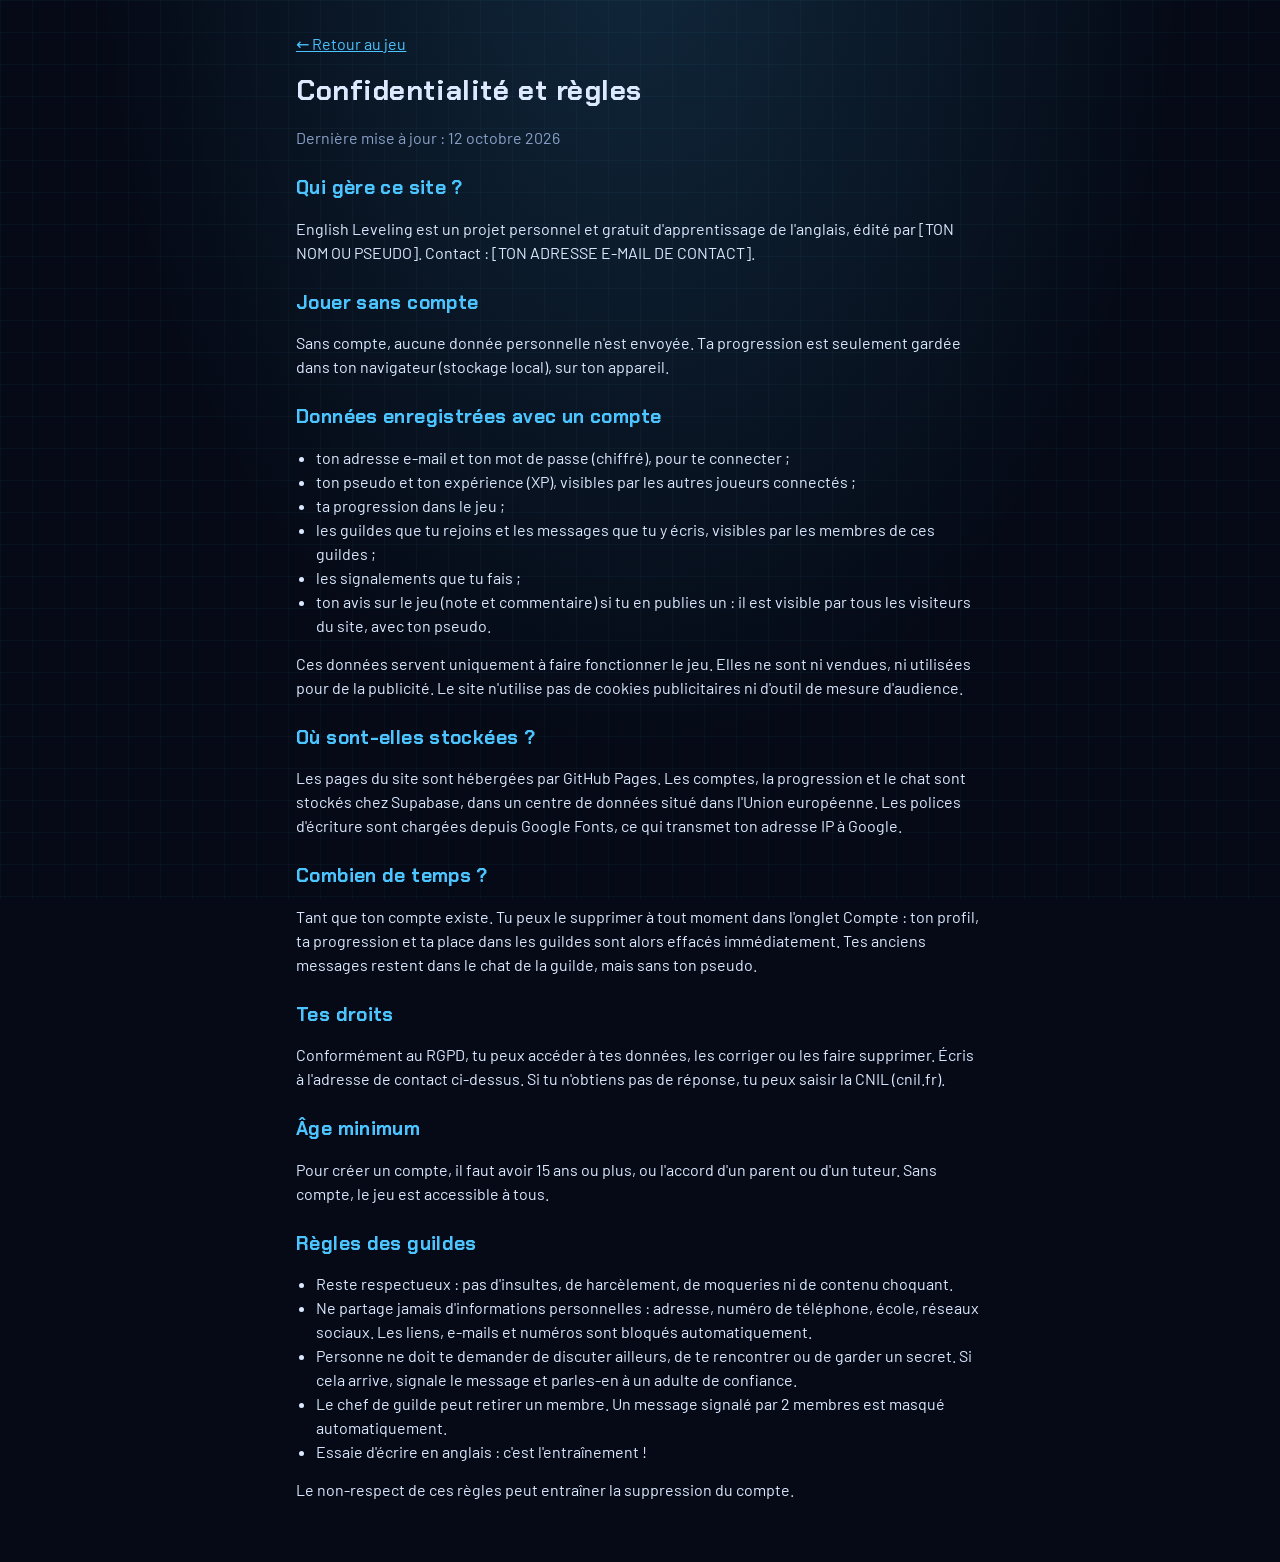
<file: confidentialite.html>
<!doctype html>
<html lang="fr">
<head>
  <meta charset="utf-8">
  <meta name="viewport" content="width=device-width, initial-scale=1, viewport-fit=cover">
  <title>Confidentialité et règles · English Leveling</title>
  <link rel="icon" type="image/svg+xml" href="img/icon.svg">
  <link rel="preconnect" href="https://fonts.googleapis.com">
  <link rel="preconnect" href="https://fonts.gstatic.com" crossorigin>
  <link rel="stylesheet" href="https://fonts.googleapis.com/css2?family=Chakra+Petch:wght@500;600;700&family=Barlow:wght@400;500;600&display=swap">
  <link rel="stylesheet" href="css/style.css">
</head>
<body>
<main class="doc">
  <p><a href="index.html">← Retour au jeu</a></p>
  <h1>Confidentialité et règles</h1>
  <p class="mute">Dernière mise à jour : <!-- À MODIFIER --> 12 octobre 2026</p>

  <h2>Qui gère ce site ?</h2>
  <p>English Leveling est un projet personnel et gratuit d'apprentissage de l'anglais, édité par <!-- À MODIFIER -->[TON NOM OU PSEUDO]. Contact : <!-- À MODIFIER -->[TON ADRESSE E-MAIL DE CONTACT].</p>

  <h2>Jouer sans compte</h2>
  <p>Sans compte, aucune donnée personnelle n'est envoyée. Ta progression est seulement gardée dans ton navigateur (stockage local), sur ton appareil.</p>

  <h2>Données enregistrées avec un compte</h2>
  <ul>
    <li>ton adresse e-mail et ton mot de passe (chiffré), pour te connecter ;</li>
    <li>ton pseudo et ton expérience (XP), visibles par les autres joueurs connectés ;</li>
    <li>ta progression dans le jeu ;</li>
    <li>les guildes que tu rejoins et les messages que tu y écris, visibles par les membres de ces guildes ;</li>
    <li>les signalements que tu fais ;</li>
    <li>ton avis sur le jeu (note et commentaire) si tu en publies un : il est visible par tous les visiteurs du site, avec ton pseudo.</li>
  </ul>
  <p>Ces données servent uniquement à faire fonctionner le jeu. Elles ne sont ni vendues, ni utilisées pour de la publicité. Le site n'utilise pas de cookies publicitaires ni d'outil de mesure d'audience.</p>

  <h2>Où sont-elles stockées ?</h2>
  <p>Les pages du site sont hébergées par GitHub Pages. Les comptes, la progression et le chat sont stockés chez Supabase, <!-- À MODIFIER selon ta région -->dans un centre de données situé dans l'Union européenne. Les polices d'écriture sont chargées depuis Google Fonts, ce qui transmet ton adresse IP à Google.</p>

  <h2>Combien de temps ?</h2>
  <p>Tant que ton compte existe. Tu peux le supprimer à tout moment dans l'onglet Compte : ton profil, ta progression et ta place dans les guildes sont alors effacés immédiatement. Tes anciens messages restent dans le chat de la guilde, mais sans ton pseudo.</p>

  <h2>Tes droits</h2>
  <p>Conformément au RGPD, tu peux accéder à tes données, les corriger ou les faire supprimer. Écris à l'adresse de contact ci-dessus. Si tu n'obtiens pas de réponse, tu peux saisir la CNIL (cnil.fr).</p>

  <h2>Âge minimum</h2>
  <p>Pour créer un compte, il faut avoir 15 ans ou plus, ou l'accord d'un parent ou d'un tuteur. Sans compte, le jeu est accessible à tous.</p>

  <h2>Règles des guildes</h2>
  <ul>
    <li>Reste respectueux : pas d'insultes, de harcèlement, de moqueries ni de contenu choquant.</li>
    <li>Ne partage jamais d'informations personnelles : adresse, numéro de téléphone, école, réseaux sociaux. Les liens, e-mails et numéros sont bloqués automatiquement.</li>
    <li>Personne ne doit te demander de discuter ailleurs, de te rencontrer ou de garder un secret. Si cela arrive, signale le message et parles-en à un adulte de confiance.</li>
    <li>Le chef de guilde peut retirer un membre. Un message signalé par 2 membres est masqué automatiquement.</li>
    <li>Essaie d'écrire en anglais : c'est l'entraînement !</li>
  </ul>
  <p>Le non-respect de ces règles peut entraîner la suppression du compte.</p>
</main>
</body>
</html>
</file>
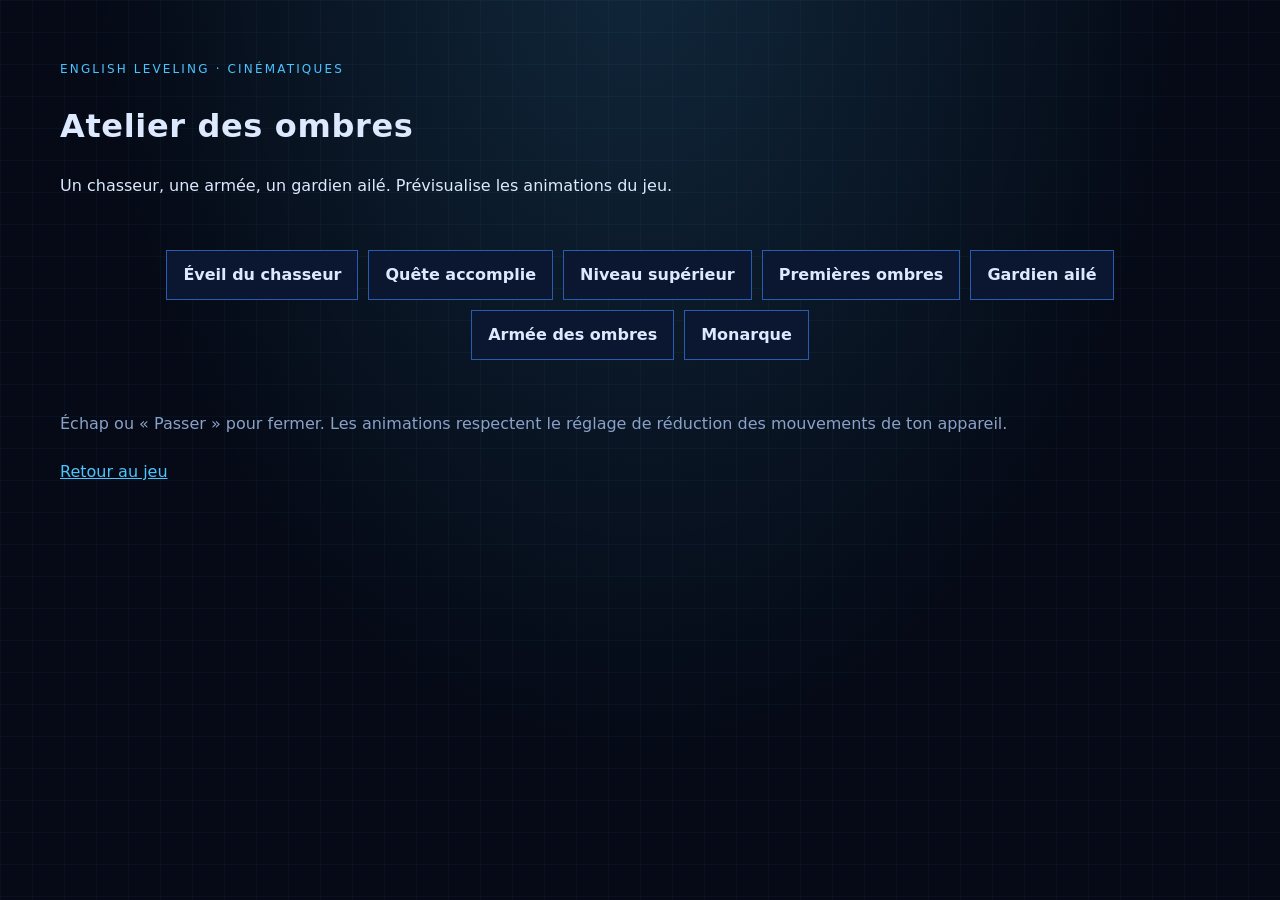
<file: design/animations.html>
<!doctype html>
<html lang="fr">
<meta charset="utf-8"><meta name="viewport" content="width=device-width,initial-scale=1">
<title>Atelier des ombres — English Leveling</title>
<link rel="stylesheet" href="../css/style.css">
<body><main class="wrap" style="padding:60px 20px">
<div class="tag">English Leveling · Cinématiques</div>
<h1>Atelier des ombres</h1>
<p>Un chasseur, une armée, un gardien ailé. Prévisualise les animations du jeu.</p>
<div class="actions" style="margin:28px 0;flex-wrap:wrap">
<button class="btn" data-scene="awaken">Éveil du chasseur</button>
<button class="btn" data-scene="quest">Quête accomplie</button>
<button class="btn" data-scene="levelup">Niveau supérieur</button>
<button class="btn" data-rank="C">Premières ombres</button>
<button class="btn" data-rank="A">Gardien ailé</button>
<button class="btn" data-rank="S">Armée des ombres</button>
<button class="btn" data-rank="N">Monarque</button>
</div><p class="mute">Échap ou « Passer » pour fermer. Les animations respectent le réglage de réduction des mouvements de ton appareil.</p>
<a href="../index.html">Retour au jeu</a>
</main><script type="module">
import {play} from '../js/cinema.js';
const names={C:'Éveil des ombres',A:'Gardien des ombres',S:'Seigneur des ombres',N:'Monarque'};
document.querySelectorAll('button').forEach(b=>b.onclick=()=>{
 const r=b.dataset.rank;
 play(r?'rank':b.dataset.scene,{title:"Terminer 2 donjons",xp:80,goal:2,level:r?50:2,rank:[0,r||'E',names[r]||'Chasseur']});
});
</script></body></html>
</file>
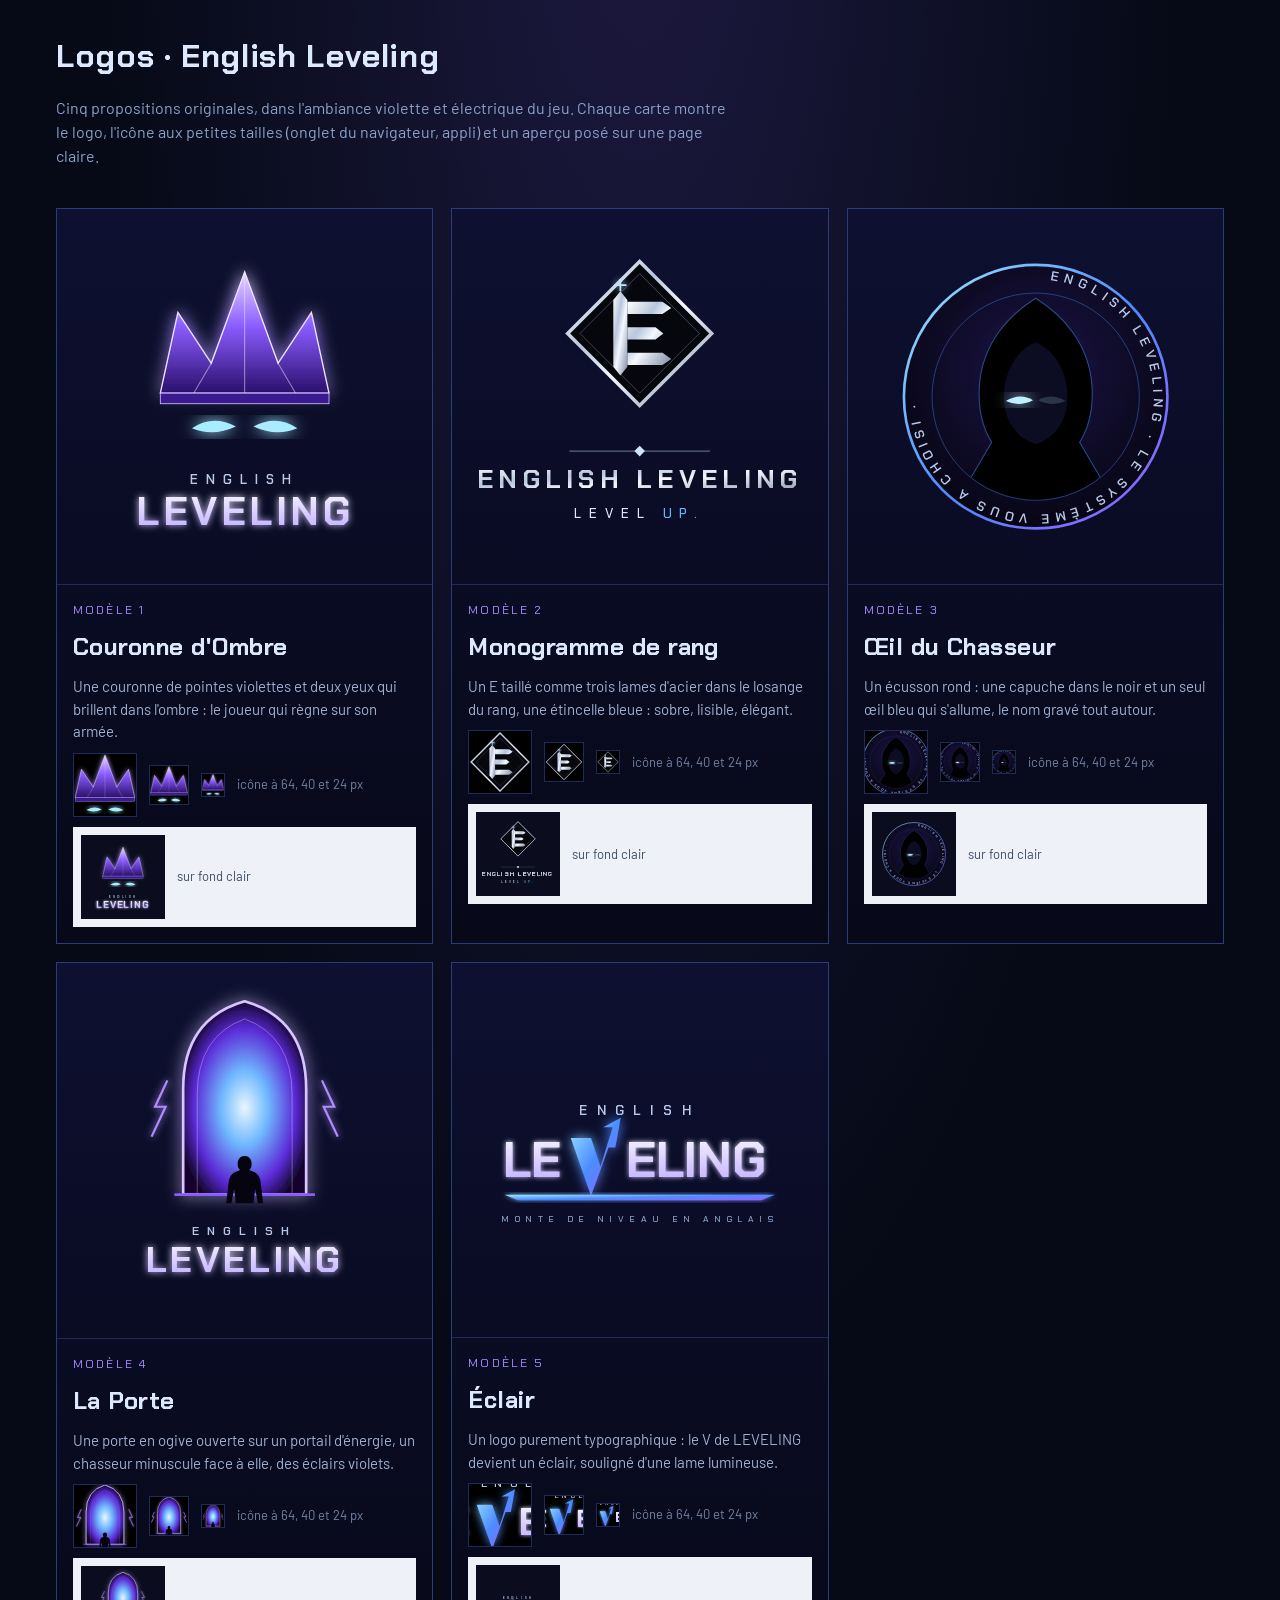
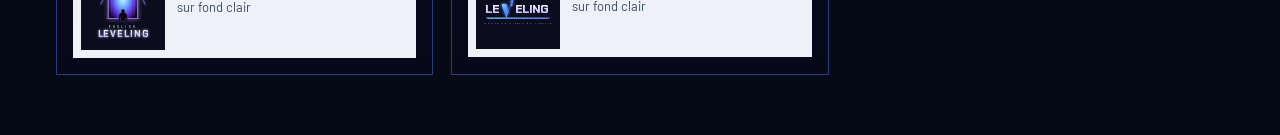
<file: design/logos.html>
<!doctype html>
<html lang="fr"><head><meta charset="utf-8"><meta name="viewport" content="width=device-width,initial-scale=1">
<title>Logos English Leveling</title>
<link rel="preconnect" href="https://fonts.googleapis.com"><link rel="preconnect" href="https://fonts.gstatic.com" crossorigin>
<link rel="stylesheet" href="https://fonts.googleapis.com/css2?family=Chakra+Petch:wght@500;600;700&family=Barlow:wght@400;500&display=swap">
<style>
:root{color-scheme:dark}
*{box-sizing:border-box}
body{margin:0;background:#050a16;color:#dce9ff;font-family:Barlow,system-ui,sans-serif;line-height:1.5;
  background-image:radial-gradient(ellipse at 50% -10%,rgba(138,92,255,.18),transparent 60%)}
header{max-width:1200px;margin:0 auto;padding:32px 16px 8px}
h1,h2{font-family:"Chakra Petch",sans-serif;margin:0;letter-spacing:.02em}
header p{color:#8aa1c8;max-width:680px}
main{max-width:1200px;margin:0 auto;padding:16px 16px 60px;display:grid;grid-template-columns:repeat(auto-fill,minmax(min(100%,360px),1fr));gap:18px}
.card{border:1px solid #2a3c7a;background:linear-gradient(180deg,#0d1030,#070818);display:flex;flex-direction:column}
.art{aspect-ratio:1/1;display:grid;place-items:center;padding:12px;border-bottom:1px solid #1d2a5a}
.art svg{width:100%;height:100%}
.meta{padding:16px;display:flex;flex-direction:column;gap:10px}
.num{font-family:"Chakra Petch";font-size:12px;letter-spacing:.18em;text-transform:uppercase;color:#a98bff}
.meta p{margin:0;color:#9fb0d0;font-size:15px}
.sizes{display:flex;align-items:center;gap:12px;flex-wrap:wrap}
.sizes svg{background:#000;border:1px solid #1d2a5a}
.sizes span,.light span{font-size:13px;color:#7183a6}
.light{display:flex;align-items:center;gap:12px;background:#eef2f8;padding:8px}
.light svg{width:84px;height:84px;background:#0b0d1e}
.light span{color:#3d4b66}
</style></head><body>
<header><h1>Logos · English Leveling</h1><p>Cinq propositions originales, dans l'ambiance violette et électrique du jeu. Chaque carte montre le logo, l'icône aux petites tailles (onglet du navigateur, appli) et un aperçu posé sur une page claire.</p></header>
<main><svg width="0" height="0" style="position:absolute" aria-hidden="true"><defs>
  <linearGradient id="gPurple" x1="0" y1="0" x2="0" y2="1"><stop offset="0" stop-color="#e6d6ff"/><stop offset=".45" stop-color="#8a5cff"/><stop offset="1" stop-color="#2a0f6b"/></linearGradient>
  <linearGradient id="gElec" x1="0" y1="0" x2="1" y2="1"><stop offset="0" stop-color="#9fe8ff"/><stop offset=".5" stop-color="#4c8dff"/><stop offset="1" stop-color="#9b5cff"/></linearGradient>
  <linearGradient id="gSteel" x1="0" y1="0" x2="1" y2="1"><stop offset="0" stop-color="#ffffff"/><stop offset=".35" stop-color="#b8c6dc"/><stop offset=".55" stop-color="#f4f8ff"/><stop offset="1" stop-color="#7d8ba3"/></linearGradient>
  <linearGradient id="gWord" x1="0" y1="0" x2="0" y2="1"><stop offset="0" stop-color="#ffffff"/><stop offset="1" stop-color="#b9a4ff"/></linearGradient>
  <radialGradient id="gPortal" cx="50%" cy="55%" r="55%"><stop offset="0" stop-color="#e9f6ff"/><stop offset=".35" stop-color="#6fb8ff"/><stop offset=".75" stop-color="#5b2ad6"/><stop offset="1" stop-color="#14062e"/></radialGradient>
  <radialGradient id="gBadge" cx="50%" cy="40%" r="65%"><stop offset="0" stop-color="#1b1446"/><stop offset="1" stop-color="#05040f"/></radialGradient>
  <filter id="fGlow" x="-50%" y="-50%" width="200%" height="200%"><feGaussianBlur stdDeviation="4" result="b"/><feMerge><feMergeNode in="b"/><feMergeNode in="SourceGraphic"/></feMerge></filter>
  <filter id="fGlowBig" x="-50%" y="-50%" width="200%" height="200%"><feGaussianBlur stdDeviation="9" result="b"/><feMerge><feMergeNode in="b"/><feMergeNode in="SourceGraphic"/></feMerge></filter>
</defs></svg>
<article class="card">
  <div class="art"><svg viewBox="0 0 400 400" role="img" aria-label="Logo Couronne d'Ombre">
  <path d="M104 196L124 104l38 58L200 58l38 104l38-58l20 92z" fill="url(#gPurple)" stroke="#efe4ff" stroke-width="1.5" filter="url(#fGlowBig)"/>
  <path d="M200 58v138M162 162l-20 34M238 162l20 34" stroke="#f3ecff" stroke-opacity=".5" stroke-width="1.2"/>
  <rect x="104" y="196" width="192" height="12" fill="#3b1a8f" stroke="#c9b3ff" stroke-width="1"/>
  <path d="M140 236q24-16 50-2q-26 12-50 2z M260 236q-24-16-50-2q26 12 50 2z" fill="#a9ecff" filter="url(#fGlowBig)"/>
  
  <text x="200" y="300" text-anchor="middle" font-family="Chakra Petch" font-weight="600" font-size="15" letter-spacing="9" fill="#b9c8ea">ENGLISH</text>
  <text x="200" y="346" text-anchor="middle" font-family="Chakra Petch" font-weight="700" font-size="46" letter-spacing="4" fill="url(#gWord)" filter="url(#fGlow)">LEVELING</text></svg></div>
  <div class="meta"><div class="num">Modèle 1</div><h2>Couronne d'Ombre</h2><p>Une couronne de pointes violettes et deux yeux qui brillent dans l'ombre : le joueur qui règne sur son armée.</p>
    <div class="sizes" aria-label="Petites tailles"><svg width="64" height="64" viewBox="100 55 200 200" aria-hidden="true">
  <path d="M104 196L124 104l38 58L200 58l38 104l38-58l20 92z" fill="url(#gPurple)" stroke="#efe4ff" stroke-width="1.5" filter="url(#fGlowBig)"/>
  <path d="M200 58v138M162 162l-20 34M238 162l20 34" stroke="#f3ecff" stroke-opacity=".5" stroke-width="1.2"/>
  <rect x="104" y="196" width="192" height="12" fill="#3b1a8f" stroke="#c9b3ff" stroke-width="1"/>
  <path d="M140 236q24-16 50-2q-26 12-50 2z M260 236q-24-16-50-2q26 12 50 2z" fill="#a9ecff" filter="url(#fGlowBig)"/>
  
  <text x="200" y="300" text-anchor="middle" font-family="Chakra Petch" font-weight="600" font-size="15" letter-spacing="9" fill="#b9c8ea">ENGLISH</text>
  <text x="200" y="346" text-anchor="middle" font-family="Chakra Petch" font-weight="700" font-size="46" letter-spacing="4" fill="url(#gWord)" filter="url(#fGlow)">LEVELING</text></svg><svg width="40" height="40" viewBox="100 55 200 200" aria-hidden="true">
  <path d="M104 196L124 104l38 58L200 58l38 104l38-58l20 92z" fill="url(#gPurple)" stroke="#efe4ff" stroke-width="1.5" filter="url(#fGlowBig)"/>
  <path d="M200 58v138M162 162l-20 34M238 162l20 34" stroke="#f3ecff" stroke-opacity=".5" stroke-width="1.2"/>
  <rect x="104" y="196" width="192" height="12" fill="#3b1a8f" stroke="#c9b3ff" stroke-width="1"/>
  <path d="M140 236q24-16 50-2q-26 12-50 2z M260 236q-24-16-50-2q26 12 50 2z" fill="#a9ecff" filter="url(#fGlowBig)"/>
  
  <text x="200" y="300" text-anchor="middle" font-family="Chakra Petch" font-weight="600" font-size="15" letter-spacing="9" fill="#b9c8ea">ENGLISH</text>
  <text x="200" y="346" text-anchor="middle" font-family="Chakra Petch" font-weight="700" font-size="46" letter-spacing="4" fill="url(#gWord)" filter="url(#fGlow)">LEVELING</text></svg><svg width="24" height="24" viewBox="100 55 200 200" aria-hidden="true">
  <path d="M104 196L124 104l38 58L200 58l38 104l38-58l20 92z" fill="url(#gPurple)" stroke="#efe4ff" stroke-width="1.5" filter="url(#fGlowBig)"/>
  <path d="M200 58v138M162 162l-20 34M238 162l20 34" stroke="#f3ecff" stroke-opacity=".5" stroke-width="1.2"/>
  <rect x="104" y="196" width="192" height="12" fill="#3b1a8f" stroke="#c9b3ff" stroke-width="1"/>
  <path d="M140 236q24-16 50-2q-26 12-50 2z M260 236q-24-16-50-2q26 12 50 2z" fill="#a9ecff" filter="url(#fGlowBig)"/>
  
  <text x="200" y="300" text-anchor="middle" font-family="Chakra Petch" font-weight="600" font-size="15" letter-spacing="9" fill="#b9c8ea">ENGLISH</text>
  <text x="200" y="346" text-anchor="middle" font-family="Chakra Petch" font-weight="700" font-size="46" letter-spacing="4" fill="url(#gWord)" filter="url(#fGlow)">LEVELING</text></svg><span>icône à 64, 40 et 24 px</span></div>
    <div class="light"><svg viewBox="0 0 400 400" aria-hidden="true">
  <path d="M104 196L124 104l38 58L200 58l38 104l38-58l20 92z" fill="url(#gPurple)" stroke="#efe4ff" stroke-width="1.5" filter="url(#fGlowBig)"/>
  <path d="M200 58v138M162 162l-20 34M238 162l20 34" stroke="#f3ecff" stroke-opacity=".5" stroke-width="1.2"/>
  <rect x="104" y="196" width="192" height="12" fill="#3b1a8f" stroke="#c9b3ff" stroke-width="1"/>
  <path d="M140 236q24-16 50-2q-26 12-50 2z M260 236q-24-16-50-2q26 12 50 2z" fill="#a9ecff" filter="url(#fGlowBig)"/>
  
  <text x="200" y="300" text-anchor="middle" font-family="Chakra Petch" font-weight="600" font-size="15" letter-spacing="9" fill="#b9c8ea">ENGLISH</text>
  <text x="200" y="346" text-anchor="middle" font-family="Chakra Petch" font-weight="700" font-size="46" letter-spacing="4" fill="url(#gWord)" filter="url(#fGlow)">LEVELING</text></svg><span>sur fond clair</span></div></div>
</article>
<article class="card">
  <div class="art"><svg viewBox="0 0 400 400" role="img" aria-label="Logo Monogramme de rang">
  <path d="M200 46l82 82l-82 82l-82-82z" fill="#06070d" stroke="url(#gSteel)" stroke-width="4"/>
  <path d="M200 60l68 68l-68 68l-68-68z" fill="none" stroke="#7d8ba3" stroke-opacity=".5" stroke-width="1"/>
  <path d="M178 80l8 10v76l-8 10l-8-10V90z" fill="url(#gSteel)"/>
  <path d="M186 92h40l10 7l-10 7h-40z M186 121h32l9 7l-9 7h-32z M186 150h40l10 7l-10 7h-40z" fill="url(#gSteel)"/>
  <path d="M178 66v14M171 73h14" stroke="#bfe6ff" stroke-width="2" filter="url(#fGlow)"/>
  <path d="M120 262h160" stroke="#7d8ba3" stroke-width="1"/><path d="M200 256l6 6l-6 6l-6-6z" fill="#cfe3ff"/>
  <text x="200" y="304" text-anchor="middle" font-family="Chakra Petch" font-weight="700" font-size="30" letter-spacing="6" fill="url(#gSteel)">ENGLISH LEVELING</text>
  <text x="200" y="338" text-anchor="middle" font-family="Chakra Petch" font-weight="500" font-size="15" letter-spacing="9" fill="#dfe8f7">LEVEL <tspan fill="#5fb8ff">UP.</tspan></text></svg></div>
  <div class="meta"><div class="num">Modèle 2</div><h2>Monogramme de rang</h2><p>Un E taillé comme trois lames d'acier dans le losange du rang, une étincelle bleue : sobre, lisible, élégant.</p>
    <div class="sizes" aria-label="Petites tailles"><svg width="64" height="64" viewBox="112 40 176 176" aria-hidden="true">
  <path d="M200 46l82 82l-82 82l-82-82z" fill="#06070d" stroke="url(#gSteel)" stroke-width="4"/>
  <path d="M200 60l68 68l-68 68l-68-68z" fill="none" stroke="#7d8ba3" stroke-opacity=".5" stroke-width="1"/>
  <path d="M178 80l8 10v76l-8 10l-8-10V90z" fill="url(#gSteel)"/>
  <path d="M186 92h40l10 7l-10 7h-40z M186 121h32l9 7l-9 7h-32z M186 150h40l10 7l-10 7h-40z" fill="url(#gSteel)"/>
  <path d="M178 66v14M171 73h14" stroke="#bfe6ff" stroke-width="2" filter="url(#fGlow)"/>
  <path d="M120 262h160" stroke="#7d8ba3" stroke-width="1"/><path d="M200 256l6 6l-6 6l-6-6z" fill="#cfe3ff"/>
  <text x="200" y="304" text-anchor="middle" font-family="Chakra Petch" font-weight="700" font-size="30" letter-spacing="6" fill="url(#gSteel)">ENGLISH LEVELING</text>
  <text x="200" y="338" text-anchor="middle" font-family="Chakra Petch" font-weight="500" font-size="15" letter-spacing="9" fill="#dfe8f7">LEVEL <tspan fill="#5fb8ff">UP.</tspan></text></svg><svg width="40" height="40" viewBox="112 40 176 176" aria-hidden="true">
  <path d="M200 46l82 82l-82 82l-82-82z" fill="#06070d" stroke="url(#gSteel)" stroke-width="4"/>
  <path d="M200 60l68 68l-68 68l-68-68z" fill="none" stroke="#7d8ba3" stroke-opacity=".5" stroke-width="1"/>
  <path d="M178 80l8 10v76l-8 10l-8-10V90z" fill="url(#gSteel)"/>
  <path d="M186 92h40l10 7l-10 7h-40z M186 121h32l9 7l-9 7h-32z M186 150h40l10 7l-10 7h-40z" fill="url(#gSteel)"/>
  <path d="M178 66v14M171 73h14" stroke="#bfe6ff" stroke-width="2" filter="url(#fGlow)"/>
  <path d="M120 262h160" stroke="#7d8ba3" stroke-width="1"/><path d="M200 256l6 6l-6 6l-6-6z" fill="#cfe3ff"/>
  <text x="200" y="304" text-anchor="middle" font-family="Chakra Petch" font-weight="700" font-size="30" letter-spacing="6" fill="url(#gSteel)">ENGLISH LEVELING</text>
  <text x="200" y="338" text-anchor="middle" font-family="Chakra Petch" font-weight="500" font-size="15" letter-spacing="9" fill="#dfe8f7">LEVEL <tspan fill="#5fb8ff">UP.</tspan></text></svg><svg width="24" height="24" viewBox="112 40 176 176" aria-hidden="true">
  <path d="M200 46l82 82l-82 82l-82-82z" fill="#06070d" stroke="url(#gSteel)" stroke-width="4"/>
  <path d="M200 60l68 68l-68 68l-68-68z" fill="none" stroke="#7d8ba3" stroke-opacity=".5" stroke-width="1"/>
  <path d="M178 80l8 10v76l-8 10l-8-10V90z" fill="url(#gSteel)"/>
  <path d="M186 92h40l10 7l-10 7h-40z M186 121h32l9 7l-9 7h-32z M186 150h40l10 7l-10 7h-40z" fill="url(#gSteel)"/>
  <path d="M178 66v14M171 73h14" stroke="#bfe6ff" stroke-width="2" filter="url(#fGlow)"/>
  <path d="M120 262h160" stroke="#7d8ba3" stroke-width="1"/><path d="M200 256l6 6l-6 6l-6-6z" fill="#cfe3ff"/>
  <text x="200" y="304" text-anchor="middle" font-family="Chakra Petch" font-weight="700" font-size="30" letter-spacing="6" fill="url(#gSteel)">ENGLISH LEVELING</text>
  <text x="200" y="338" text-anchor="middle" font-family="Chakra Petch" font-weight="500" font-size="15" letter-spacing="9" fill="#dfe8f7">LEVEL <tspan fill="#5fb8ff">UP.</tspan></text></svg><span>icône à 64, 40 et 24 px</span></div>
    <div class="light"><svg viewBox="0 0 400 400" aria-hidden="true">
  <path d="M200 46l82 82l-82 82l-82-82z" fill="#06070d" stroke="url(#gSteel)" stroke-width="4"/>
  <path d="M200 60l68 68l-68 68l-68-68z" fill="none" stroke="#7d8ba3" stroke-opacity=".5" stroke-width="1"/>
  <path d="M178 80l8 10v76l-8 10l-8-10V90z" fill="url(#gSteel)"/>
  <path d="M186 92h40l10 7l-10 7h-40z M186 121h32l9 7l-9 7h-32z M186 150h40l10 7l-10 7h-40z" fill="url(#gSteel)"/>
  <path d="M178 66v14M171 73h14" stroke="#bfe6ff" stroke-width="2" filter="url(#fGlow)"/>
  <path d="M120 262h160" stroke="#7d8ba3" stroke-width="1"/><path d="M200 256l6 6l-6 6l-6-6z" fill="#cfe3ff"/>
  <text x="200" y="304" text-anchor="middle" font-family="Chakra Petch" font-weight="700" font-size="30" letter-spacing="6" fill="url(#gSteel)">ENGLISH LEVELING</text>
  <text x="200" y="338" text-anchor="middle" font-family="Chakra Petch" font-weight="500" font-size="15" letter-spacing="9" fill="#dfe8f7">LEVEL <tspan fill="#5fb8ff">UP.</tspan></text></svg><span>sur fond clair</span></div></div>
</article>
<article class="card">
  <div class="art"><svg viewBox="0 0 400 400" role="img" aria-label="Logo Œil du Chasseur">
  <circle cx="200" cy="200" r="150" fill="url(#gBadge)" stroke="url(#gElec)" stroke-width="3"/>
  <circle cx="200" cy="200" r="118" fill="none" stroke="#4c8dff" stroke-opacity=".45" stroke-width="1"/>
  <path id="ring" d="M200 66a134 134 0 1 1 -0.1 0" fill="none"/>
  <text font-family="Chakra Petch" font-weight="600" font-size="15" letter-spacing="6" fill="#b9c8ea"><textPath href="#ring" startOffset="2%">ENGLISH LEVELING · LE SYSTÈME VOUS A CHOISI ·</textPath></text>
  <clipPath id="cBadge"><circle cx="200" cy="200" r="117"/></clipPath>
  <g clip-path="url(#cBadge)">
    <path d="M200 88C168 108 140 140 136 186C134 214 140 236 150 252L104 330H296L250 252C260 236 266 214 264 186C260 140 232 108 200 88Z" fill="#000" stroke="#4c8dff" stroke-opacity=".5" stroke-width="1.2"/>
    <path d="M200 138C176 148 162 176 164 206C166 230 180 248 200 254C220 248 234 230 236 206C238 176 224 148 200 138Z" fill="#0c0d22"/>
  </g>
  <path d="M166 205q16-10 31-1q-16 8-31 1z" fill="#bff0ff" filter="url(#fGlowBig)"/>
  <path d="M234 205q-16-10-31-1q16 8 31 1z" fill="#bff0ff" opacity=".18"/></svg></div>
  <div class="meta"><div class="num">Modèle 3</div><h2>Œil du Chasseur</h2><p>Un écusson rond : une capuche dans le noir et un seul œil bleu qui s'allume, le nom gravé tout autour.</p>
    <div class="sizes" aria-label="Petites tailles"><svg width="64" height="64" viewBox="60 60 280 280" aria-hidden="true">
  <circle cx="200" cy="200" r="150" fill="url(#gBadge)" stroke="url(#gElec)" stroke-width="3"/>
  <circle cx="200" cy="200" r="118" fill="none" stroke="#4c8dff" stroke-opacity=".45" stroke-width="1"/>
  <path id="ring" d="M200 66a134 134 0 1 1 -0.1 0" fill="none"/>
  <text font-family="Chakra Petch" font-weight="600" font-size="15" letter-spacing="6" fill="#b9c8ea"><textPath href="#ring" startOffset="2%">ENGLISH LEVELING · LE SYSTÈME VOUS A CHOISI ·</textPath></text>
  <clipPath id="cBadge"><circle cx="200" cy="200" r="117"/></clipPath>
  <g clip-path="url(#cBadge)">
    <path d="M200 88C168 108 140 140 136 186C134 214 140 236 150 252L104 330H296L250 252C260 236 266 214 264 186C260 140 232 108 200 88Z" fill="#000" stroke="#4c8dff" stroke-opacity=".5" stroke-width="1.2"/>
    <path d="M200 138C176 148 162 176 164 206C166 230 180 248 200 254C220 248 234 230 236 206C238 176 224 148 200 138Z" fill="#0c0d22"/>
  </g>
  <path d="M166 205q16-10 31-1q-16 8-31 1z" fill="#bff0ff" filter="url(#fGlowBig)"/>
  <path d="M234 205q-16-10-31-1q16 8 31 1z" fill="#bff0ff" opacity=".18"/></svg><svg width="40" height="40" viewBox="60 60 280 280" aria-hidden="true">
  <circle cx="200" cy="200" r="150" fill="url(#gBadge)" stroke="url(#gElec)" stroke-width="3"/>
  <circle cx="200" cy="200" r="118" fill="none" stroke="#4c8dff" stroke-opacity=".45" stroke-width="1"/>
  <path id="ring" d="M200 66a134 134 0 1 1 -0.1 0" fill="none"/>
  <text font-family="Chakra Petch" font-weight="600" font-size="15" letter-spacing="6" fill="#b9c8ea"><textPath href="#ring" startOffset="2%">ENGLISH LEVELING · LE SYSTÈME VOUS A CHOISI ·</textPath></text>
  <clipPath id="cBadge"><circle cx="200" cy="200" r="117"/></clipPath>
  <g clip-path="url(#cBadge)">
    <path d="M200 88C168 108 140 140 136 186C134 214 140 236 150 252L104 330H296L250 252C260 236 266 214 264 186C260 140 232 108 200 88Z" fill="#000" stroke="#4c8dff" stroke-opacity=".5" stroke-width="1.2"/>
    <path d="M200 138C176 148 162 176 164 206C166 230 180 248 200 254C220 248 234 230 236 206C238 176 224 148 200 138Z" fill="#0c0d22"/>
  </g>
  <path d="M166 205q16-10 31-1q-16 8-31 1z" fill="#bff0ff" filter="url(#fGlowBig)"/>
  <path d="M234 205q-16-10-31-1q16 8 31 1z" fill="#bff0ff" opacity=".18"/></svg><svg width="24" height="24" viewBox="60 60 280 280" aria-hidden="true">
  <circle cx="200" cy="200" r="150" fill="url(#gBadge)" stroke="url(#gElec)" stroke-width="3"/>
  <circle cx="200" cy="200" r="118" fill="none" stroke="#4c8dff" stroke-opacity=".45" stroke-width="1"/>
  <path id="ring" d="M200 66a134 134 0 1 1 -0.1 0" fill="none"/>
  <text font-family="Chakra Petch" font-weight="600" font-size="15" letter-spacing="6" fill="#b9c8ea"><textPath href="#ring" startOffset="2%">ENGLISH LEVELING · LE SYSTÈME VOUS A CHOISI ·</textPath></text>
  <clipPath id="cBadge"><circle cx="200" cy="200" r="117"/></clipPath>
  <g clip-path="url(#cBadge)">
    <path d="M200 88C168 108 140 140 136 186C134 214 140 236 150 252L104 330H296L250 252C260 236 266 214 264 186C260 140 232 108 200 88Z" fill="#000" stroke="#4c8dff" stroke-opacity=".5" stroke-width="1.2"/>
    <path d="M200 138C176 148 162 176 164 206C166 230 180 248 200 254C220 248 234 230 236 206C238 176 224 148 200 138Z" fill="#0c0d22"/>
  </g>
  <path d="M166 205q16-10 31-1q-16 8-31 1z" fill="#bff0ff" filter="url(#fGlowBig)"/>
  <path d="M234 205q-16-10-31-1q16 8 31 1z" fill="#bff0ff" opacity=".18"/></svg><span>icône à 64, 40 et 24 px</span></div>
    <div class="light"><svg viewBox="0 0 400 400" aria-hidden="true">
  <circle cx="200" cy="200" r="150" fill="url(#gBadge)" stroke="url(#gElec)" stroke-width="3"/>
  <circle cx="200" cy="200" r="118" fill="none" stroke="#4c8dff" stroke-opacity=".45" stroke-width="1"/>
  <path id="ring" d="M200 66a134 134 0 1 1 -0.1 0" fill="none"/>
  <text font-family="Chakra Petch" font-weight="600" font-size="15" letter-spacing="6" fill="#b9c8ea"><textPath href="#ring" startOffset="2%">ENGLISH LEVELING · LE SYSTÈME VOUS A CHOISI ·</textPath></text>
  <clipPath id="cBadge"><circle cx="200" cy="200" r="117"/></clipPath>
  <g clip-path="url(#cBadge)">
    <path d="M200 88C168 108 140 140 136 186C134 214 140 236 150 252L104 330H296L250 252C260 236 266 214 264 186C260 140 232 108 200 88Z" fill="#000" stroke="#4c8dff" stroke-opacity=".5" stroke-width="1.2"/>
    <path d="M200 138C176 148 162 176 164 206C166 230 180 248 200 254C220 248 234 230 236 206C238 176 224 148 200 138Z" fill="#0c0d22"/>
  </g>
  <path d="M166 205q16-10 31-1q-16 8-31 1z" fill="#bff0ff" filter="url(#fGlowBig)"/>
  <path d="M234 205q-16-10-31-1q16 8 31 1z" fill="#bff0ff" opacity=".18"/></svg><span>sur fond clair</span></div></div>
</article>
<article class="card">
  <div class="art"><svg viewBox="0 0 400 400" role="img" aria-label="Logo La Porte">
  <path d="M130 250V130q0-80 70-100q70 20 70 100v120z" fill="url(#gPortal)" stroke="#d8c6ff" stroke-width="3" filter="url(#fGlowBig)"/>
  <path d="M146 250V136q0-66 54-86q54 20 54 86v114" fill="none" stroke="#ffffff" stroke-opacity=".35" stroke-width="1"/>
  <path d="M120 250h160" stroke="#8a5cff" stroke-width="3"/>
  <path d="M200 206c-5 0-8 4-8 9c0 3 1 6 3 7l-7 3c-3 2-5 5-6 9l-3 26h6l3-17l2 17h20l2-17l3 17h6l-3-26c-1-4-3-7-6-9l-7-3c2-1 3-4 3-7c0-5-3-9-8-9z" fill="#05040f"/>
  <path d="M112 120l-14 30h12l-16 34 M288 120l14 30h-12l16 34" fill="none" stroke="#b18cff" stroke-width="2.5" filter="url(#fGlow)"/>
  
  <text x="200" y="296" text-anchor="middle" font-family="Chakra Petch" font-weight="600" font-size="14" letter-spacing="9" fill="#b9c8ea">ENGLISH</text>
  <text x="200" y="338" text-anchor="middle" font-family="Chakra Petch" font-weight="700" font-size="42" letter-spacing="4" fill="url(#gWord)" filter="url(#fGlow)">LEVELING</text></svg></div>
  <div class="meta"><div class="num">Modèle 4</div><h2>La Porte</h2><p>Une porte en ogive ouverte sur un portail d'énergie, un chasseur minuscule face à elle, des éclairs violets.</p>
    <div class="sizes" aria-label="Petites tailles"><svg width="64" height="64" viewBox="110 30 180 230" aria-hidden="true">
  <path d="M130 250V130q0-80 70-100q70 20 70 100v120z" fill="url(#gPortal)" stroke="#d8c6ff" stroke-width="3" filter="url(#fGlowBig)"/>
  <path d="M146 250V136q0-66 54-86q54 20 54 86v114" fill="none" stroke="#ffffff" stroke-opacity=".35" stroke-width="1"/>
  <path d="M120 250h160" stroke="#8a5cff" stroke-width="3"/>
  <path d="M200 206c-5 0-8 4-8 9c0 3 1 6 3 7l-7 3c-3 2-5 5-6 9l-3 26h6l3-17l2 17h20l2-17l3 17h6l-3-26c-1-4-3-7-6-9l-7-3c2-1 3-4 3-7c0-5-3-9-8-9z" fill="#05040f"/>
  <path d="M112 120l-14 30h12l-16 34 M288 120l14 30h-12l16 34" fill="none" stroke="#b18cff" stroke-width="2.5" filter="url(#fGlow)"/>
  
  <text x="200" y="296" text-anchor="middle" font-family="Chakra Petch" font-weight="600" font-size="14" letter-spacing="9" fill="#b9c8ea">ENGLISH</text>
  <text x="200" y="338" text-anchor="middle" font-family="Chakra Petch" font-weight="700" font-size="42" letter-spacing="4" fill="url(#gWord)" filter="url(#fGlow)">LEVELING</text></svg><svg width="40" height="40" viewBox="110 30 180 230" aria-hidden="true">
  <path d="M130 250V130q0-80 70-100q70 20 70 100v120z" fill="url(#gPortal)" stroke="#d8c6ff" stroke-width="3" filter="url(#fGlowBig)"/>
  <path d="M146 250V136q0-66 54-86q54 20 54 86v114" fill="none" stroke="#ffffff" stroke-opacity=".35" stroke-width="1"/>
  <path d="M120 250h160" stroke="#8a5cff" stroke-width="3"/>
  <path d="M200 206c-5 0-8 4-8 9c0 3 1 6 3 7l-7 3c-3 2-5 5-6 9l-3 26h6l3-17l2 17h20l2-17l3 17h6l-3-26c-1-4-3-7-6-9l-7-3c2-1 3-4 3-7c0-5-3-9-8-9z" fill="#05040f"/>
  <path d="M112 120l-14 30h12l-16 34 M288 120l14 30h-12l16 34" fill="none" stroke="#b18cff" stroke-width="2.5" filter="url(#fGlow)"/>
  
  <text x="200" y="296" text-anchor="middle" font-family="Chakra Petch" font-weight="600" font-size="14" letter-spacing="9" fill="#b9c8ea">ENGLISH</text>
  <text x="200" y="338" text-anchor="middle" font-family="Chakra Petch" font-weight="700" font-size="42" letter-spacing="4" fill="url(#gWord)" filter="url(#fGlow)">LEVELING</text></svg><svg width="24" height="24" viewBox="110 30 180 230" aria-hidden="true">
  <path d="M130 250V130q0-80 70-100q70 20 70 100v120z" fill="url(#gPortal)" stroke="#d8c6ff" stroke-width="3" filter="url(#fGlowBig)"/>
  <path d="M146 250V136q0-66 54-86q54 20 54 86v114" fill="none" stroke="#ffffff" stroke-opacity=".35" stroke-width="1"/>
  <path d="M120 250h160" stroke="#8a5cff" stroke-width="3"/>
  <path d="M200 206c-5 0-8 4-8 9c0 3 1 6 3 7l-7 3c-3 2-5 5-6 9l-3 26h6l3-17l2 17h20l2-17l3 17h6l-3-26c-1-4-3-7-6-9l-7-3c2-1 3-4 3-7c0-5-3-9-8-9z" fill="#05040f"/>
  <path d="M112 120l-14 30h12l-16 34 M288 120l14 30h-12l16 34" fill="none" stroke="#b18cff" stroke-width="2.5" filter="url(#fGlow)"/>
  
  <text x="200" y="296" text-anchor="middle" font-family="Chakra Petch" font-weight="600" font-size="14" letter-spacing="9" fill="#b9c8ea">ENGLISH</text>
  <text x="200" y="338" text-anchor="middle" font-family="Chakra Petch" font-weight="700" font-size="42" letter-spacing="4" fill="url(#gWord)" filter="url(#fGlow)">LEVELING</text></svg><span>icône à 64, 40 et 24 px</span></div>
    <div class="light"><svg viewBox="0 0 400 400" aria-hidden="true">
  <path d="M130 250V130q0-80 70-100q70 20 70 100v120z" fill="url(#gPortal)" stroke="#d8c6ff" stroke-width="3" filter="url(#fGlowBig)"/>
  <path d="M146 250V136q0-66 54-86q54 20 54 86v114" fill="none" stroke="#ffffff" stroke-opacity=".35" stroke-width="1"/>
  <path d="M120 250h160" stroke="#8a5cff" stroke-width="3"/>
  <path d="M200 206c-5 0-8 4-8 9c0 3 1 6 3 7l-7 3c-3 2-5 5-6 9l-3 26h6l3-17l2 17h20l2-17l3 17h6l-3-26c-1-4-3-7-6-9l-7-3c2-1 3-4 3-7c0-5-3-9-8-9z" fill="#05040f"/>
  <path d="M112 120l-14 30h12l-16 34 M288 120l14 30h-12l16 34" fill="none" stroke="#b18cff" stroke-width="2.5" filter="url(#fGlow)"/>
  
  <text x="200" y="296" text-anchor="middle" font-family="Chakra Petch" font-weight="600" font-size="14" letter-spacing="9" fill="#b9c8ea">ENGLISH</text>
  <text x="200" y="338" text-anchor="middle" font-family="Chakra Petch" font-weight="700" font-size="42" letter-spacing="4" fill="url(#gWord)" filter="url(#fGlow)">LEVELING</text></svg><span>sur fond clair</span></div></div>
</article>
<article class="card">
  <div class="art"><svg viewBox="0 0 520 260" role="img" aria-label="Logo Éclair">
  <text x="260" y="78" text-anchor="middle" font-family="Chakra Petch" font-weight="600" font-size="20" letter-spacing="14" fill="#b9c8ea">ENGLISH</text>
  <text font-family="Chakra Petch" font-weight="700" font-size="74" fill="url(#gWord)" filter="url(#fGlow)"><tspan x="58" y="170">LE</tspan><tspan x="240" y="170">ELING</tspan></text>
  <path transform="translate(-32 0)" d="M190 112h30l14 42l18-58h-14l26-14l-8 44h-10l-26 72z" fill="url(#gElec)" filter="url(#fGlowBig)"/>
  <path d="M60 196h400l-20 8H80z" fill="url(#gElec)" filter="url(#fGlow)"/>
  <text x="260" y="236" text-anchor="middle" font-family="Chakra Petch" font-weight="500" font-size="13" letter-spacing="8" fill="#8fa3c8">MONTE DE NIVEAU EN ANGLAIS</text></svg></div>
  <div class="meta"><div class="num">Modèle 5</div><h2>Éclair</h2><p>Un logo purement typographique : le V de LEVELING devient un éclair, souligné d'une lame lumineuse.</p>
    <div class="sizes" aria-label="Petites tailles"><svg width="64" height="64" viewBox="148 72 110 120" aria-hidden="true">
  <text x="260" y="78" text-anchor="middle" font-family="Chakra Petch" font-weight="600" font-size="20" letter-spacing="14" fill="#b9c8ea">ENGLISH</text>
  <text font-family="Chakra Petch" font-weight="700" font-size="74" fill="url(#gWord)" filter="url(#fGlow)"><tspan x="58" y="170">LE</tspan><tspan x="240" y="170">ELING</tspan></text>
  <path transform="translate(-32 0)" d="M190 112h30l14 42l18-58h-14l26-14l-8 44h-10l-26 72z" fill="url(#gElec)" filter="url(#fGlowBig)"/>
  <path d="M60 196h400l-20 8H80z" fill="url(#gElec)" filter="url(#fGlow)"/>
  <text x="260" y="236" text-anchor="middle" font-family="Chakra Petch" font-weight="500" font-size="13" letter-spacing="8" fill="#8fa3c8">MONTE DE NIVEAU EN ANGLAIS</text></svg><svg width="40" height="40" viewBox="148 72 110 120" aria-hidden="true">
  <text x="260" y="78" text-anchor="middle" font-family="Chakra Petch" font-weight="600" font-size="20" letter-spacing="14" fill="#b9c8ea">ENGLISH</text>
  <text font-family="Chakra Petch" font-weight="700" font-size="74" fill="url(#gWord)" filter="url(#fGlow)"><tspan x="58" y="170">LE</tspan><tspan x="240" y="170">ELING</tspan></text>
  <path transform="translate(-32 0)" d="M190 112h30l14 42l18-58h-14l26-14l-8 44h-10l-26 72z" fill="url(#gElec)" filter="url(#fGlowBig)"/>
  <path d="M60 196h400l-20 8H80z" fill="url(#gElec)" filter="url(#fGlow)"/>
  <text x="260" y="236" text-anchor="middle" font-family="Chakra Petch" font-weight="500" font-size="13" letter-spacing="8" fill="#8fa3c8">MONTE DE NIVEAU EN ANGLAIS</text></svg><svg width="24" height="24" viewBox="148 72 110 120" aria-hidden="true">
  <text x="260" y="78" text-anchor="middle" font-family="Chakra Petch" font-weight="600" font-size="20" letter-spacing="14" fill="#b9c8ea">ENGLISH</text>
  <text font-family="Chakra Petch" font-weight="700" font-size="74" fill="url(#gWord)" filter="url(#fGlow)"><tspan x="58" y="170">LE</tspan><tspan x="240" y="170">ELING</tspan></text>
  <path transform="translate(-32 0)" d="M190 112h30l14 42l18-58h-14l26-14l-8 44h-10l-26 72z" fill="url(#gElec)" filter="url(#fGlowBig)"/>
  <path d="M60 196h400l-20 8H80z" fill="url(#gElec)" filter="url(#fGlow)"/>
  <text x="260" y="236" text-anchor="middle" font-family="Chakra Petch" font-weight="500" font-size="13" letter-spacing="8" fill="#8fa3c8">MONTE DE NIVEAU EN ANGLAIS</text></svg><span>icône à 64, 40 et 24 px</span></div>
    <div class="light"><svg viewBox="0 0 520 260" aria-hidden="true">
  <text x="260" y="78" text-anchor="middle" font-family="Chakra Petch" font-weight="600" font-size="20" letter-spacing="14" fill="#b9c8ea">ENGLISH</text>
  <text font-family="Chakra Petch" font-weight="700" font-size="74" fill="url(#gWord)" filter="url(#fGlow)"><tspan x="58" y="170">LE</tspan><tspan x="240" y="170">ELING</tspan></text>
  <path transform="translate(-32 0)" d="M190 112h30l14 42l18-58h-14l26-14l-8 44h-10l-26 72z" fill="url(#gElec)" filter="url(#fGlowBig)"/>
  <path d="M60 196h400l-20 8H80z" fill="url(#gElec)" filter="url(#fGlow)"/>
  <text x="260" y="236" text-anchor="middle" font-family="Chakra Petch" font-weight="500" font-size="13" letter-spacing="8" fill="#8fa3c8">MONTE DE NIVEAU EN ANGLAIS</text></svg><span>sur fond clair</span></div></div>
</article></main></body></html>
</file>
<file: css/style.css>
/* English Leveling — interface "fenêtre du Système"
   Une colonne de 760px max. Onglets : Statut / Portes / Pouvoirs / Guilde / Compte.
   Un donjon remplace la vue par une seule fenêtre de question. */
:root{
  --void:#050a16; --panel:#0b1630; --panel2:#0f1e40; --line:#2a5cae;
  --glow:#4cc4ff; --ink:#dce9ff; --mute:#8aa1c8; --gold:#ffcb5c; --red:#ff5a76; --ok:#5cf0b0; --mana:#8a7dff;
  --f-display:"Chakra Petch","Segoe UI",system-ui,sans-serif;
  --f-body:"Barlow","Segoe UI",system-ui,sans-serif;
  color-scheme:dark;
}
*{box-sizing:border-box}
html,body{min-height:100%;margin:0}
body{background:var(--void);color:var(--ink);font-family:var(--f-body);font-size:16px;line-height:1.5;
  padding-top:env(safe-area-inset-top,0px);padding-bottom:env(safe-area-inset-bottom,0px);
  background-image:radial-gradient(ellipse at 50% -10%,rgba(76,196,255,.16),transparent 60%),
  linear-gradient(rgba(76,196,255,.04) 1px,transparent 1px),linear-gradient(90deg,rgba(76,196,255,.04) 1px,transparent 1px);
  background-size:auto,32px 32px,32px 32px;background-attachment:fixed}
a{color:var(--glow)}
.wrap{max-width:760px;margin:0 auto;padding-inline:16px;padding-block:20px 24px;display:flex;flex-direction:column;gap:18px}
.wrap-foot{max-width:760px;margin:0 auto;padding-inline:16px;padding-block:0 40px}
h1,h2,h3{font-family:var(--f-display);margin:0;text-wrap:balance;letter-spacing:.02em}
p{margin:0}
.win{position:relative;background:linear-gradient(180deg,var(--panel2),var(--panel));border:1px solid var(--line);
  box-shadow:0 0 0 1px rgba(76,196,255,.08) inset,0 0 24px rgba(76,196,255,.12);padding:18px;min-width:0}
.win::before,.win::after{content:"";position:absolute;width:14px;height:14px;border:2px solid var(--glow)}
.win::before{top:-2px;left:-2px;border-right:none;border-bottom:none}
.win::after{bottom:-2px;right:-2px;border-left:none;border-top:none}
.tag{font-family:var(--f-display);font-size:12px;letter-spacing:.18em;text-transform:uppercase;color:var(--glow)}
.mute{color:var(--mute)}
.small{font-size:13px}
.stack{display:flex;flex-direction:column;gap:10px}
.title-bar{display:flex;align-items:center;justify-content:space-between;gap:12px;flex-wrap:wrap}
.brand{font-size:clamp(22px,5vw,30px);font-weight:700}
.head-right{display:flex;align-items:center;gap:12px;flex-wrap:wrap;font-family:var(--f-display)}
.brand span{color:var(--glow);text-shadow:0 0 12px rgba(76,196,255,.6)}
nav{display:flex;gap:4px;border-bottom:1px solid var(--line);overflow-x:auto}
nav button{all:unset;cursor:pointer;padding:10px 14px;font-family:var(--f-display);font-weight:600;letter-spacing:.06em;color:var(--mute);border-bottom:2px solid transparent;white-space:nowrap}
@media (max-width:560px){nav{flex-wrap:wrap;overflow-x:visible;row-gap:0}nav button{padding:8px 10px;font-size:15px}}
nav button[aria-current="page"]{color:var(--glow);border-color:var(--glow)}
nav button:hover,nav button:focus-visible{color:var(--ink)}
#view{display:flex;flex-direction:column;gap:18px}
.status{display:grid;grid-template-columns:auto 1fr;gap:18px;align-items:center}
.rank{width:84px;height:84px;display:grid;place-items:center;border:2px solid var(--glow);font-family:var(--f-display);
  font-size:42px;font-weight:700;color:var(--glow);text-shadow:0 0 14px var(--glow);transform:rotate(45deg);margin:10px}
.rank b{transform:rotate(-45deg)}
.lvl{font-family:var(--f-display);font-size:28px;font-weight:700}
.bar{height:8px;background:#0a1328;border:1px solid var(--line);margin-top:8px;overflow:hidden}
.bar i{display:block;height:100%;background:linear-gradient(90deg,var(--line),var(--glow));box-shadow:0 0 10px var(--glow);transition:width .5s}
.bar.mana i{background:linear-gradient(90deg,#4b3fbf,var(--mana));box-shadow:0 0 10px var(--mana)}
.stats{display:grid;grid-template-columns:repeat(auto-fit,minmax(130px,1fr));gap:8px 18px;margin-top:16px;font-variant-numeric:tabular-nums}
.stat{display:flex;justify-content:space-between;border-bottom:1px dashed rgba(42,92,174,.6);padding-block:4px;font-size:14px}
.stat b{font-family:var(--f-display);color:var(--glow)}
.quests{display:flex;flex-direction:column;gap:10px;margin-top:10px}
.quest{display:grid;grid-template-columns:1fr auto;gap:4px 12px;font-size:15px}
.quest .r{color:var(--gold);font-family:var(--f-display);font-size:13px}
.quest.done .t{color:var(--ok)}
.quest .bar{grid-column:1/-1;margin-top:0;height:5px}
.cat-head{display:flex;align-items:baseline;gap:12px;flex-wrap:wrap;margin-bottom:10px}
.cat-head h2{font-size:20px}
.cecr{font-family:var(--f-display);font-weight:700;color:#04101f;background:var(--glow);padding:1px 8px;font-size:14px}
.cecr.boss{background:var(--red)}
.gates{display:grid;grid-template-columns:repeat(auto-fill,minmax(210px,1fr));gap:10px}
.gate{all:unset;box-sizing:border-box;cursor:pointer;display:flex;flex-direction:column;gap:4px;padding:14px;border:1px solid var(--line);
  background:var(--panel);transition:border-color .15s,box-shadow .15s,transform .15s;min-width:0}
.gate:hover,.gate:focus-visible{border-color:var(--glow);box-shadow:0 0 18px rgba(76,196,255,.25);transform:translateY(-2px)}
.gate .lv{font-family:var(--f-display);font-size:11px;letter-spacing:.14em;color:var(--mute);text-transform:uppercase;display:flex;justify-content:space-between;gap:8px}
.gate .lv em{font-style:normal;color:var(--gold)}
.gate h3{font-size:17px}
.gate p{font-size:14px;color:var(--mute)}
.gate.boss{border-color:var(--red);background:linear-gradient(180deg,rgba(255,90,118,.12),var(--panel))}
.gate.boss:hover{box-shadow:0 0 22px rgba(255,90,118,.35);border-color:var(--red)}
.say-tip{text-align:center;color:var(--gold);font-size:15px;margin:-6px 0 14px}
.heard{text-align:center;font-size:15px;margin-bottom:12px;padding:8px 12px;border:1px dashed var(--line)}
.heard span{display:block;color:var(--mute);margin-top:4px}
.say-off{text-align:center;margin-top:8px}
.cecr.elite{background:var(--mana)}
.cecr.ss{background:linear-gradient(90deg,var(--gold),var(--mana))}
.gate.elite{border-color:var(--mana);background:linear-gradient(180deg,rgba(138,125,255,.12),var(--panel))}
.gate.elite:hover{box-shadow:0 0 22px rgba(138,125,255,.35);border-color:var(--mana)}
.gate.ss{border-color:var(--gold);background:linear-gradient(180deg,rgba(255,203,92,.14),rgba(138,125,255,.1) 60%,var(--panel))}
.gate.ss h3{color:var(--gold)}
.gate.ss:hover{box-shadow:0 0 26px rgba(255,203,92,.4);border-color:var(--gold)}
.powers{display:grid;grid-template-columns:repeat(auto-fill,minmax(220px,1fr));gap:10px}
.power{border:1px solid var(--line);background:var(--panel);padding:14px;display:flex;flex-direction:column;gap:4px}
.power.locked{opacity:.5}
.power h3{font-size:17px;color:var(--mana)}
.power .meta{font-family:var(--f-display);font-size:12px;letter-spacing:.1em;color:var(--mute)}
/* donjon */
.hud{display:flex;justify-content:space-between;align-items:center;gap:10px;flex-wrap:wrap;font-family:var(--f-display);font-variant-numeric:tabular-nums}
.hp{color:var(--red);letter-spacing:4px;font-size:18px}
.combo{color:var(--gold)}
.q-prompt{font-family:var(--f-display);font-size:clamp(26px,7vw,40px);font-weight:700;text-align:center;margin-block:10px 4px;overflow-wrap:anywhere;text-wrap:balance}
.q-prompt.long{font-size:clamp(19px,4.6vw,26px)}
.q-prompt .blank{display:inline-block;min-width:3.2em;border-bottom:2px solid var(--glow)}
.q-sub{text-align:center;color:var(--mute);margin-bottom:18px}
.speak{all:unset;cursor:pointer;font-family:var(--f-display);font-size:13px;color:var(--glow);border:1px solid var(--line);padding:2px 10px;margin-left:6px;vertical-align:middle}
.speak:hover{border-color:var(--glow)}
.fields{display:grid;grid-template-columns:1fr 1fr;gap:12px}
.fields.one{grid-template-columns:1fr}
@media (max-width:460px){.fields{grid-template-columns:1fr}}
label{display:block;font-size:12px;letter-spacing:.14em;text-transform:uppercase;color:var(--mute);margin-bottom:4px;font-family:var(--f-display)}
label.check{display:flex;gap:10px;align-items:flex-start;text-transform:none;letter-spacing:0;font-family:var(--f-body);font-size:14px;color:var(--ink)}
label.check input{margin-top:4px;accent-color:var(--glow)}
input[type=text],input[type=email],input[type=password]{width:100%;background:#071022;border:1px solid var(--line);color:var(--ink);font:600 18px var(--f-body);padding:10px 12px;outline:none;min-width:0;border-radius:0}
input:focus{border-color:var(--glow);box-shadow:0 0 12px rgba(76,196,255,.3)}
input::placeholder{color:#5d7299}
.choices{display:grid;grid-template-columns:1fr 1fr;gap:10px}
@media (max-width:460px){.choices{grid-template-columns:1fr}}
.btn{all:unset;box-sizing:border-box;cursor:pointer;text-align:center;padding:12px 16px;border:1px solid var(--line);background:var(--panel);
  font-family:var(--f-display);font-weight:600;font-size:16px;transition:border-color .12s,background .12s}
.btn:hover,.btn:focus-visible{border-color:var(--glow);background:#12254d}
.btn.main{background:var(--glow);color:#04101f;border-color:var(--glow);font-weight:700;letter-spacing:.06em}
.btn.main:hover{background:#7fd6ff}
.btn.danger{border-color:var(--red);color:var(--red)}
.btn.sm{padding:8px 12px;font-size:14px}
.btn.good{border-color:var(--ok);background:rgba(92,240,176,.15)}
.btn.bad{border-color:var(--red);background:rgba(255,90,118,.15)}
.btn[disabled]{pointer-events:none;opacity:.45}
.btn.good[disabled],.btn.bad[disabled]{opacity:1}
.choice small{color:var(--mute);font-weight:500;margin-right:8px}
.tiles{display:flex;flex-wrap:wrap;gap:8px;justify-content:center;min-height:52px;padding:10px;border:1px dashed var(--line)}
.tiles.answer{border-style:solid;background:#071022;margin-bottom:12px}
.tile{all:unset;cursor:pointer;padding:6px 12px;border:1px solid var(--line);background:var(--panel2);font-weight:600}
.tile:hover{border-color:var(--glow)}
.actions{display:flex;justify-content:center;gap:10px;margin-top:18px;flex-wrap:wrap}
.actions.left{justify-content:flex-start}
.feedback{margin-top:16px;padding:12px 14px;border-left:3px solid var(--ok);background:rgba(92,240,176,.08);font-size:15px}
.feedback.bad{border-color:var(--red);background:rgba(255,90,118,.08)}
.feedback b{font-family:var(--f-display)}
.feedback .why{display:inline-block;margin-top:6px;color:var(--mute)}
.skillbar{display:flex;flex-wrap:wrap;gap:8px;align-items:center}
.skill{all:unset;cursor:pointer;border:1px solid var(--mana);color:var(--ink);padding:6px 10px;font-family:var(--f-display);font-size:13px;background:rgba(138,125,255,.1)}
.skill:hover{background:rgba(138,125,255,.25)}
.skill[disabled]{opacity:.35;pointer-events:none}
.skill span{color:var(--mana);margin-left:6px}
.manabox{flex:1 1 160px;font-family:var(--f-display);font-size:13px;color:var(--mana)}
.manabox .bar{margin-top:4px;height:6px}
.buffs{font-family:var(--f-display);font-size:13px;color:var(--mana)}
.timer{height:6px;background:#0a1328;margin-top:10px}
.timer i{display:block;height:100%;background:var(--red);box-shadow:0 0 10px var(--red)}
.result{text-align:center;display:flex;flex-direction:column;gap:10px;align-items:center}
.big{font-family:var(--f-display);font-size:44px;font-weight:700;color:var(--gold);text-shadow:0 0 16px rgba(255,203,92,.5)}
.list{width:100%;text-align:left;font-size:14px;max-height:240px;overflow:auto;border:1px solid var(--line);padding:10px}
.list div{padding-block:3px;border-bottom:1px solid rgba(42,92,174,.35)}
/* explication des erreurs en fin de donjon */
.list.errx{max-height:380px;padding:12px 14px}
.list.errx div{border-bottom:none;padding-block:0}
.list.errx .errx-item{display:flex;flex-direction:column;gap:2px;padding-block:10px;border-bottom:1px dashed rgba(42,92,174,.5)}
.list.errx .errx-item:last-child{border-bottom:none}
.errx-ok{color:var(--ok);font-weight:600}
.errx-bad{color:var(--red)}
.errx-why{color:var(--mute)}
/* guildes */
.row{display:flex;gap:8px;flex-wrap:wrap}
.row input{flex:1 1 180px}
.glist{display:flex;flex-wrap:wrap;gap:8px}
.gchip{all:unset;cursor:pointer;border:1px solid var(--line);padding:6px 12px;font-family:var(--f-display);font-size:14px}
.gchip[aria-pressed="true"]{border-color:var(--glow);color:var(--glow);box-shadow:0 0 10px rgba(76,196,255,.25)}
.members{display:flex;flex-direction:column;gap:6px;font-variant-numeric:tabular-nums}
.member{display:grid;grid-template-columns:1fr auto auto;gap:10px;align-items:center;font-size:15px;padding-block:4px;border-bottom:1px dashed rgba(42,92,174,.5)}
.member b{font-family:var(--f-display);color:var(--glow);font-size:14px}
.code{font-family:var(--f-display);font-size:22px;letter-spacing:.3em;color:var(--gold);user-select:all}
.chat{display:flex;flex-direction:column;gap:8px;max-height:380px;overflow-y:auto;padding:10px;border:1px solid var(--line);background:#071022;min-height:160px}
.msg{font-size:15px;overflow-wrap:anywhere}
.msg .who{font-family:var(--f-display);font-weight:600;margin-right:6px;color:var(--glow)}
.msg .who.me{color:var(--gold)}
.msg .when{color:var(--mute);font-size:12px;margin-left:6px}
.msg.sys{color:var(--gold);font-family:var(--f-display);font-size:14px}
.msg .report{all:unset;cursor:pointer;color:var(--mute);font-size:12px;margin-left:8px;text-decoration:underline}
.lead{display:grid;grid-template-columns:2.5em 1fr auto;gap:8px;font-variant-numeric:tabular-nums;padding-block:4px;border-bottom:1px dashed rgba(42,92,174,.5)}
.lead .pos{font-family:var(--f-display);color:var(--mute)}
.lead.me{color:var(--gold)}
.note{border-left:3px solid var(--gold);padding:10px 12px;background:rgba(255,203,92,.06);font-size:14px}
.err{color:var(--red);font-size:14px;min-height:1.2em}
.okmsg{color:var(--ok);font-size:14px}
/* avis */
.revsum{display:grid;grid-template-columns:auto minmax(0,1fr);gap:24px;align-items:center;margin-top:10px}
@media (max-width:460px){.revsum{grid-template-columns:1fr;gap:12px}}
.revavg{text-align:center}
.revavg .big{font-size:48px;line-height:1}
.stars{color:var(--gold);letter-spacing:2px;font-size:18px}
.revbars{display:flex;flex-direction:column;gap:6px;font-variant-numeric:tabular-nums;font-size:14px}
.revbar{display:grid;grid-template-columns:3.2em 1fr 2.5em;gap:8px;align-items:center}
.revbar .bar{margin-top:0;height:8px}
.revbar .bar i{background:var(--gold);box-shadow:0 0 8px rgba(255,203,92,.5)}
.revbar span:last-child{text-align:right}
.lbl{display:block;font-size:12px;letter-spacing:.14em;text-transform:uppercase;color:var(--mute);margin-bottom:4px;font-family:var(--f-display)}
.starpick{display:flex;gap:4px}
.starpick button{all:unset;cursor:pointer;font-size:34px;line-height:1;color:var(--mute);padding:2px 4px}
.starpick button.on{color:var(--gold);text-shadow:0 0 10px rgba(255,203,92,.5)}
.starpick button:hover{color:var(--gold)}
.starpick button:focus-visible{outline:2px solid var(--glow);outline-offset:2px}
textarea{width:100%;background:#071022;border:1px solid var(--line);color:var(--ink);font:500 16px/1.5 var(--f-body);padding:10px 12px;outline:none;resize:vertical;min-height:100px;border-radius:0}
textarea:focus{border-color:var(--glow);box-shadow:0 0 12px rgba(76,196,255,.3)}
.review{border:1px solid var(--line);background:var(--panel);padding:14px;display:flex;flex-direction:column;gap:6px;min-width:0}
.review.mine{border-color:var(--gold)}
.review-head{display:flex;justify-content:space-between;align-items:baseline;gap:10px;flex-wrap:wrap}
.review-head b{font-family:var(--f-display);color:var(--glow)}
.review p{overflow-wrap:anywhere;white-space:pre-line}
.review .report{all:unset;cursor:pointer;color:var(--mute);text-decoration:underline}
.review .report:focus-visible{outline:2px solid var(--glow)}
/* notifications */
#toasts{position:fixed;top:calc(env(safe-area-inset-top,0px) + 12px);left:50%;transform:translateX(-50%);z-index:50;display:flex;flex-direction:column;gap:8px;width:min(420px,calc(100% - 32px));pointer-events:none}
.toast{background:rgba(9,20,44,.96);border:1px solid var(--glow);padding:10px 14px;box-shadow:0 0 20px rgba(76,196,255,.35);animation:pop .35s ease-out}
.toast .tag{display:block;margin-bottom:2px}
.toast.gold{border-color:var(--gold);box-shadow:0 0 20px rgba(255,203,92,.35)}
.toast.gold .tag{color:var(--gold)}
.toast.mana{border-color:var(--mana)}
.toast.mana .tag{color:var(--mana)}
@keyframes pop{from{opacity:0;transform:translateY(-8px) scale(.97)}to{opacity:1;transform:none}}
.shake{animation:shake .3s}
@keyframes shake{25%{transform:translateX(-6px)}75%{transform:translateX(6px)}}
@media (prefers-reduced-motion:reduce){*{animation:none!important;transition:none!important}}
.foot{text-align:center;font-size:13px;color:var(--mute)}
.linkbtn{all:unset;cursor:pointer;color:var(--mute);text-decoration:underline;font-size:13px}
.linkbtn:focus-visible,.btn:focus-visible,.gate:focus-visible,.tile:focus-visible,.skill:focus-visible,.gchip:focus-visible,.speak:focus-visible,.msg .report:focus-visible{outline:2px solid var(--glow);outline-offset:2px}
/* page de confidentialité */
.doc{max-width:720px;margin:0 auto;padding:32px 16px 60px;display:flex;flex-direction:column;gap:14px}
.doc h1{font-size:28px}.doc h2{font-size:19px;margin-top:10px;color:var(--glow)}
.doc ul{margin:0;padding-left:20px}
/* mise en page : colonne latérale (le menu) + contenu */
.layout{display:flex;flex-direction:column;gap:18px}
.mini{display:none}
#view>*{min-width:0}
/* ordinateur : menu à gauche, contenu large */
@media (min-width:1024px){
  .wrap,.wrap-foot{max-width:1200px;padding-inline:32px}
  .wrap{padding-block:28px 32px;gap:24px}
  .wrap.narrow{max-width:860px}
  .layout{display:grid;grid-template-columns:232px minmax(0,1fr);gap:28px;align-items:start}
  .side{position:sticky;top:24px;display:flex;flex-direction:column;gap:18px}
  .side nav{flex-direction:column;border-bottom:none;border-left:1px solid var(--line);gap:2px;overflow:visible}
  .side nav button{padding:11px 16px;border-bottom:none;border-left:2px solid transparent;margin-left:-1px}
  .side nav button[aria-current="page"]{border-color:var(--glow);background:linear-gradient(90deg,rgba(76,196,255,.12),transparent)}
  .mini{display:grid;grid-template-columns:auto 1fr;gap:14px;align-items:center;padding:14px;border:1px solid var(--line);background:var(--panel)}
  .mini-rank{width:40px;height:40px;display:grid;place-items:center;border:2px solid var(--glow);transform:rotate(45deg);margin:6px;
    font-family:var(--f-display);font-weight:700;font-size:20px;color:var(--glow);text-shadow:0 0 10px var(--glow)}
  .mini-rank b{transform:rotate(-45deg)}
  .lvl-sm{font-family:var(--f-display);font-weight:700;font-size:18px}
  .mini .bar{margin-top:6px;height:6px}
  #view.view-status{display:grid;grid-template-columns:repeat(2,minmax(0,1fr));gap:18px;align-items:start}
  #view.view-status>:first-child,#view.view-status>.note,#view.view-status>.foot{grid-column:1/-1}
  .gates{grid-template-columns:repeat(auto-fill,minmax(230px,1fr));gap:12px}
  .powers{grid-template-columns:repeat(auto-fill,minmax(250px,1fr));gap:12px}
  .stats{grid-template-columns:repeat(5,minmax(0,1fr))}
  .q-prompt{font-size:44px}
  .q-prompt.long{font-size:28px}
  #toasts{left:auto;right:24px;transform:none}
}
/* cinématiques */
body.cine-open{overflow:hidden}
.cine{--c:var(--glow);position:fixed;inset:0;z-index:100;background:var(--void);display:flex;flex-direction:column;justify-content:flex-end;animation:cineIn .5s ease-out both}
.cine.out{opacity:0;transition:opacity .28s}
.cine.flash::after{content:"";position:absolute;inset:0;background:var(--c);opacity:0;pointer-events:none;animation:cineFlash 1.1s ease-out}
.cine-stage{position:absolute;inset:0 0 auto 0;width:100%;height:76%;cursor:pointer}
.c-floor{fill:var(--c);opacity:.12}
.c-body{fill:#02050d;stroke:var(--c);stroke-width:1.2;stroke-opacity:.55}
.c-shadow{fill:#0b0820;stroke:var(--mana);stroke-width:1.2;stroke-opacity:.5}
.c-blade{fill:var(--c);filter:drop-shadow(0 0 4px var(--c))}
.c-crown{fill:var(--gold);filter:drop-shadow(0 0 6px var(--gold))}
.eye{fill:var(--c);filter:drop-shadow(0 0 4px var(--c)) drop-shadow(0 0 10px var(--c))}
.shadow-eye{fill:var(--mana);filter:drop-shadow(0 0 4px var(--mana))}
.c-aura{fill:var(--c);opacity:.14;filter:blur(18px);transform-box:fill-box;transform-origin:center;animation:cineAura 2.4s ease-in-out infinite}
.c-hunter{transform-box:fill-box;transform-origin:50% 100%;animation:cineEmerge 1.4s ease-out both}
.c-rise{transform-box:fill-box;transform-origin:50% 100%;animation:cineRise 1.2s cubic-bezier(.2,.8,.2,1) both}
.c-portal{fill:none;stroke:var(--c);stroke-width:3;filter:drop-shadow(0 0 12px var(--c));transform-box:fill-box;transform-origin:center;animation:cinePortal 1.6s ease-out both}
.c-portal.inner{stroke-width:1.5;opacity:.6;animation-delay:.3s}
.c-spark{fill:var(--c);animation:cineSpark 3s linear infinite}
.cine-text{position:relative;z-index:1;width:min(720px,calc(100% - 32px));margin:0 auto 4vh;padding:18px 22px;text-align:center;display:flex;flex-direction:column;gap:10px;align-items:center;
  background:rgba(5,10,22,.82);border:1px solid var(--line);box-shadow:0 0 30px rgba(76,196,255,.15);animation:cineIn .6s .3s ease-out both}
.cine-text .tag{color:var(--c)}
.cine-text p{font-size:18px}
.c-line{animation:cineLine .6s ease-out both}
.c-big{font-family:var(--f-display);font-weight:700;font-size:clamp(26px,6vw,40px);line-height:1.15;color:var(--c);text-shadow:0 0 16px var(--c);animation:cineLine .6s .2s ease-out both}
.c-rankrow{display:flex;align-items:center;gap:22px;text-align:left}
.c-rankrow .rank{width:64px;height:64px;font-size:30px;border-color:var(--c);color:var(--c);text-shadow:0 0 14px var(--c);flex:none}
.c-rankrow .c-big{font-size:clamp(20px,4.6vw,30px)}
.cine-skip{all:unset;cursor:pointer;position:absolute;z-index:2;top:calc(env(safe-area-inset-top,0px) + 16px);right:16px;font-family:var(--f-display);font-size:14px;letter-spacing:.1em;color:var(--mute);border:1px solid var(--line);padding:6px 12px;background:rgba(5,10,22,.7)}
.cine-skip:hover{color:var(--ink);border-color:var(--glow)}
.cine-skip:focus-visible{outline:2px solid var(--glow);outline-offset:2px}
@keyframes cineIn{from{opacity:0}}
@keyframes cineFlash{0%{opacity:.55}100%{opacity:0}}
@keyframes cineEmerge{from{opacity:0;transform:translateY(14px) scale(.96)}}
@keyframes cineRise{from{opacity:0;transform:translateY(70px) scaleY(.4)}}
@keyframes cinePortal{from{opacity:0;transform:scaleY(.05)}}
@keyframes cineAura{50%{opacity:.26;transform:scale(1.12)}}
@keyframes cineSpark{0%{opacity:0;transform:translateY(0)}15%{opacity:1}100%{opacity:0;transform:translateY(-260px)}}
@keyframes cineLine{from{opacity:0;transform:translateY(8px)}}
/* Chambre Hors du Temps : un autre univers, blanc et sans fin */
.chamber-modes{display:grid;grid-template-columns:repeat(auto-fit,minmax(200px,1fr));gap:10px;margin-top:14px}
.chamber-modes div{display:flex;flex-direction:column;gap:2px;padding:10px 12px;border:1px dashed var(--line)}
.chamber-modes b{font-family:var(--f-display);font-size:15px}
.chamber-head{display:flex;justify-content:space-between;align-items:flex-end;gap:12px;flex-wrap:wrap}
.chamber-title{font-size:clamp(24px,5vw,34px);letter-spacing:.06em}
.chamber-clock{display:flex;flex-direction:column;align-items:flex-end;font-family:var(--f-display);font-variant-numeric:tabular-nums}
.chamber-clock b{font-size:20px;color:var(--glow)}
.passage{padding:14px;border:1px solid var(--line);background:var(--panel);display:flex;flex-direction:column;gap:8px;margin-bottom:14px}
.passage p{line-height:1.65}
.passage summary{cursor:pointer}
.q-ask{font-family:var(--f-display);font-size:19px;font-weight:600;margin-block:4px 12px;overflow-wrap:anywhere}
body.world-chamber{
  --void:#e9eef6;--panel:#ffffff;--panel2:#f8faff;--line:#7a8fb3;--glow:#1d63c9;--ink:#0d1a33;--mute:#475a7b;
  --gold:#8f5d00;--red:#b81f3b;--ok:#0b7a52;--mana:#5340c8;color-scheme:light;
  background-color:var(--void);
  background-image:radial-gradient(ellipse at 50% 30%,#ffffff 0,rgba(255,255,255,.6) 35%,transparent 70%),
    linear-gradient(rgba(29,99,201,.05) 1px,transparent 1px),linear-gradient(90deg,rgba(29,99,201,.05) 1px,transparent 1px);
  background-size:auto,48px 48px,48px 48px}
body.world-chamber .win{box-shadow:0 10px 40px rgba(29,99,201,.08),0 0 0 1px rgba(255,255,255,.8) inset}
body.world-chamber input[type=text],body.world-chamber input[type=email],body.world-chamber input[type=password],body.world-chamber textarea,
body.world-chamber .chat,body.world-chamber .tiles.answer{background:#f3f6fc}
body.world-chamber input::placeholder{color:#5e6f8c}
body.world-chamber .bar,body.world-chamber .timer{background:#dde5f2}
body.world-chamber .btn:hover,body.world-chamber .btn:focus-visible{background:#eaf1fd}
body.world-chamber .btn.main,body.world-chamber .cecr{color:#ffffff}
body.world-chamber .btn.main:hover{background:#174fa1}
body.world-chamber .toast{background:rgba(255,255,255,.97)}
body.world-chamber .foot,body.world-chamber .wrap-foot{color:var(--mute)}
/* porte de la Chambre (cinématique) */
.c-door{fill:#f4f8ff;filter:drop-shadow(0 0 18px #ffffff) drop-shadow(0 0 40px #cfe3ff);transform-box:fill-box;transform-origin:center;animation:cineDoor 1.6s .3s cubic-bezier(.3,.7,.2,1) both}
.c-beam{fill:#eaf2ff;opacity:.28;animation:cineIn 1.2s 1.2s ease-out both}
.cine.whiteout::before{content:"";position:absolute;inset:0;z-index:3;background:#f4f8ff;opacity:0;pointer-events:none;animation:cineWhite 1.4s 4.8s ease-in forwards}
@keyframes cineDoor{from{transform:scaleX(0)}}
@keyframes cineWhite{to{opacity:1}}
.gates.chamber-grid{grid-template-columns:repeat(auto-fit,minmax(min(100%,300px),1fr))}
/* menu du bas (mobile et tablette) */
.bnav,.bsheet{display:none}
@media (max-width:1023px){
  body:has(.bnav){padding-bottom:calc(env(safe-area-inset-bottom,0px) + 76px)}
  .side{display:none}
  .bnav{position:fixed;left:0;right:0;bottom:0;z-index:40;display:grid;grid-template-columns:repeat(5,1fr);gap:0;overflow:visible;
    border-bottom:none;border-top:1px solid var(--line);background:rgba(7,14,32,.94);
    -webkit-backdrop-filter:blur(10px);backdrop-filter:blur(10px);box-shadow:0 -6px 24px rgba(0,0,0,.35);
    padding:6px max(env(safe-area-inset-left,0px),4px) calc(env(safe-area-inset-bottom,0px) + 6px) max(env(safe-area-inset-right,0px),4px)}
  .bnav button,.bsheet button{all:unset;box-sizing:border-box;cursor:pointer;display:flex;flex-direction:column;align-items:center;justify-content:center;gap:3px;
    min-height:54px;padding:4px 2px;color:var(--mute);font-family:var(--f-display);font-size:11.5px;font-weight:600;letter-spacing:.04em;position:relative;-webkit-tap-highlight-color:transparent}
  .bnav span{max-width:100%;overflow:hidden;text-overflow:ellipsis;white-space:nowrap}
  .bnav svg,.bsheet svg{width:24px;height:24px;fill:none;stroke:currentColor;stroke-width:1.7;stroke-linecap:round;stroke-linejoin:round}
  .bnav button[aria-current="page"],.bnav button.on{color:var(--glow)}
  .bnav button[aria-current="page"] svg,.bnav button.on svg{filter:drop-shadow(0 0 6px rgba(76,196,255,.7))}
  .bnav button[aria-current="page"]::before,.bnav button.on::before{content:"";position:absolute;top:-7px;left:28%;right:28%;height:2px;background:var(--glow);box-shadow:0 0 10px var(--glow)}
  .bnav button:focus-visible,.bsheet button:focus-visible{outline:2px solid var(--glow);outline-offset:-2px}
  .bsheet:not([hidden]){position:fixed;right:8px;bottom:calc(env(safe-area-inset-bottom,0px) + 74px);z-index:41;display:flex;flex-direction:column;min-width:190px;
    background:var(--panel);border:1px solid var(--glow);box-shadow:0 0 24px rgba(76,196,255,.25);animation:pop .2s ease-out}
  .bsheet button{flex-direction:row;justify-content:flex-start;gap:12px;min-height:50px;padding:0 16px;font-size:15px;color:var(--ink);border-bottom:1px solid rgba(42,92,174,.5)}
  .bsheet button:last-child{border-bottom:none}
  .bsheet button[aria-current="page"]{color:var(--glow)}
  #toasts{top:calc(env(safe-area-inset-top,0px) + 12px)}
}
/* cinématiques : tempête, Gardien, rois des ombres, écran LEVEL UP */
.c-bolt{fill:none;stroke:#d6c2ff;stroke-width:2.4;stroke-linejoin:round;filter:drop-shadow(0 0 5px #a06bff) drop-shadow(0 0 14px #7b3dff);opacity:.35;animation:cineBolt 3s linear infinite}
.c-giant{transform-box:fill-box;transform-origin:50% 100%;animation:cineGiant 2.4s ease-out both}
.c-giant-body{fill:rgba(12,5,30,.92);stroke:var(--k);stroke-width:1.4;stroke-opacity:.8;filter:drop-shadow(0 0 10px var(--k))}
.c-tendril{fill:none;stroke:var(--k);stroke-width:3;stroke-linecap:round;opacity:.45;filter:drop-shadow(0 0 6px var(--k))}
.giant-eye{fill:var(--k);filter:drop-shadow(0 0 4px var(--k)) drop-shadow(0 0 12px var(--k))}
.cine.dark{background:#000}
.cine.dark .cine-text{background:rgba(0,0,0,.6);border-color:#1b2a44}
.c-eye{transform-box:fill-box;transform-origin:center;filter:drop-shadow(0 0 10px #5fc4ff) drop-shadow(0 0 30px #2f7dff);animation:cineEyeOpen 1.1s .4s cubic-bezier(.3,.8,.3,1) both}
.c-brow{fill:none;stroke:#1d2738;stroke-width:7;stroke-linecap:round;animation:cineIn 1s .2s both}
.c-cheek{fill:none;stroke:#3b4d6c;stroke-width:1.6;stroke-linecap:round;opacity:.8;filter:drop-shadow(0 0 3px #5fc4ff);animation:cineIn 1.4s .8s both}
.c-sigil{font-family:Georgia,"Times New Roman",serif;font-weight:700;font-size:86px;fill:url(#cSteel);filter:drop-shadow(0 0 8px rgba(190,225,255,.7));animation:cineLine .8s 1.3s ease-out both}
.c-rule{fill:#cfe3ff;stroke:#7d8ba3;stroke-width:1;animation:cineIn .8s 1.6s both}
.c-lu{font-family:var(--f-display);font-size:20px;letter-spacing:.6em;fill:#e8eef8;animation:cineLine .8s 1.9s ease-out both}
.c-lu tspan{fill:#5fb8ff}
@keyframes cineBolt{0%,100%{opacity:0}3%{opacity:1}6%{opacity:.15}9%{opacity:.9}13%{opacity:0}}
@keyframes cineGiant{from{opacity:0;transform:translateY(24px) scale(.94)}}
@keyframes cineEyeOpen{from{transform:scaleY(.03);opacity:.3}}
.brand{display:flex;align-items:center;gap:10px}
.brand-mark{width:clamp(32px,7vw,40px);height:auto;flex:none;filter:drop-shadow(0 0 8px rgba(138,92,255,.55))}
/* portes de rang S : rouge */
.gate.rank-s{border-color:var(--red);background:linear-gradient(180deg,rgba(255,90,118,.12),var(--panel))}
.gate.rank-s h3,.gate.boss h3,.cat-head.rank-s h2{color:var(--red)}
.gate.rank-s:hover,.gate.rank-s:focus-visible{box-shadow:0 0 22px rgba(255,90,118,.35);border-color:var(--red)}

/* Silhouettes et armures des cinématiques. */
.c-coat{transform-box:fill-box;transform-origin:50% 0;animation:shadowCoat 3.8s ease-in-out infinite}
.c-seam{fill:none;stroke:#9cbfff;stroke-width:1;opacity:.65}
.c-armor{fill:#17122d;stroke:#b993ff;stroke-width:1.5;stroke-linejoin:round}
.c-wing{fill:#090618;stroke:var(--k);stroke-width:1.2;stroke-opacity:.7}
.c-wings{transform-box:fill-box;transform-origin:50% 100%;animation:shadowWings 5s ease-in-out infinite}
.c-tendril{stroke-dasharray:260;animation:shadowFlow 4s ease-in-out infinite}
@keyframes shadowCoat{50%{transform:skewX(-4deg) scaleX(1.08)}}
@keyframes shadowWings{50%{transform:scaleX(.9) translateY(5px)}}
@keyframes shadowFlow{50%{stroke-dashoffset:32;opacity:.7}}
@media(prefers-reduced-motion:reduce){.c-coat,.c-wings,.c-tendril{animation:none}}

/* Gardiens du Système — personnages vectoriels et panneaux de progression */
.page-content{min-width:0}
.guardian{margin:0;color:var(--guardian);text-align:center}
.guardian svg{width:180px;height:205px;overflow:visible;filter:drop-shadow(0 0 12px color-mix(in srgb,var(--guardian) 25%,transparent))}
.guardian figcaption{display:flex;flex-direction:column;gap:3px}
.guardian figcaption b{letter-spacing:.16em;text-transform:uppercase;font-family:var(--f-display)}
.guardian figcaption span{font-size:11px;color:var(--mute)}
.guardian-plate{fill:#131323;stroke:currentColor;stroke-width:1.1;stroke-linejoin:round}
.guardian-cape{fill:#1b142d;stroke:currentColor;stroke-width:.5;transform-origin:0 -130px;animation:guardianCape 5s ease-in-out infinite}
.guardian-eyes{fill:none;stroke:#fff;stroke-width:3;filter:drop-shadow(0 0 5px currentColor)}
.guardian-rune,.guardian-sword{fill:none;stroke:currentColor;stroke-width:2}
.guardian-plume{transform-origin:0 -188px;animation:guardianCape 4s ease-in-out infinite}
.guardian-ring{fill:none;stroke:currentColor;stroke-width:1;opacity:.5}
.guardian-energy{fill:none;stroke:currentColor;stroke-width:2;stroke-dasharray:12 9;animation:guardianEnergy 4s linear infinite}
.guardian-wings{fill:#302040;stroke:currentColor;stroke-width:1;transform-origin:0 -100px;animation:guardianCape 6s ease-in-out infinite}
.guardian-float{animation:guardianFloat 4s ease-in-out infinite}
.guardian-banner{display:flex;align-items:center;gap:24px;padding:18px 26px;margin-bottom:20px;border:1px solid #58426e;background:radial-gradient(ellipse at 15% 80%,#302049 0,transparent 65%),#080d1a;overflow:hidden}
.guardian-banner .guardian svg{width:120px;height:140px}.guardian-banner p{margin-top:12px;color:var(--mute)}
.player-system{border-color:#9672bc;background:radial-gradient(ellipse at 25% 35%,#302045 0,transparent 65%),#0a0d1b;box-shadow:inset 0 0 35px #a86cff15,0 0 25px #a86cff14;position:relative}
.player-system h2{text-align:center;letter-spacing:.16em;color:#ddc1ff;margin:20px 0;text-shadow:0 0 16px #9f63d8}
.system-heading{display:flex;justify-content:space-between;align-items:center;gap:12px;flex-wrap:wrap}
.player-visuals{display:grid;grid-template-columns:1fr 1fr;align-items:center;margin:10px 0 24px;border-bottom:1px solid #a77ad644;padding-bottom:20px}
.player-visuals .guardian{border-radius:50%;background:radial-gradient(ellipse,#8c4de22b,transparent 68%)}
.stat-radar{width:100%;max-width:340px;justify-self:center;overflow:visible}.stat-radar text{fill:#d8baf5;font-size:11px;font-family:var(--f-display)}
.radar-grid{fill:none;stroke:#ac81dd;stroke-opacity:.3;stroke-width:1}
.radar-value{fill:#b573ee55;stroke:#d59cff;stroke-width:2;filter:drop-shadow(0 0 7px #bb7cff)}
.player-system .stats .stat{border-color:#8c60b066}.player-system .bar i{background:linear-gradient(90deg,#648cff,#c882ef)}
.quest-cine{background:#010710dc;backdrop-filter:blur(8px);justify-content:center;padding:64px 16px}
.quest-cine .cine-stage{display:none}
.quest-cine .cine-text{width:min(480px,100%);max-height:100%;overflow:auto;margin:auto;padding:36px 24px;gap:18px;border:2px solid #6cd7ff;outline:1px solid #267ca5;outline-offset:7px;background:linear-gradient(135deg,#082039ed,#01070ff5 60%);box-shadow:0 0 25px #197fdd77,inset 0 0 28px #0d83db33;clip-path:polygon(20px 0,calc(100% - 20px) 0,100% 20px,100% calc(100% - 20px),calc(100% - 20px) 100%,20px 100%,0 calc(100% - 20px),0 20px)}
.quest-cine h2{font-size:clamp(20px,5vw,28px);letter-spacing:.12em;color:#ccf3ff;text-shadow:0 0 14px #4fc6ff}
.quest-emblem{border:1px solid #83dcff;border-radius:50%;width:44px;height:44px;font-size:30px;color:#b8edff}
.quest-objective{margin-top:10px}.quest-check{font-size:40px;color:#7fe4ff}.quest-reward{font-size:44px;color:#c5f4ff;text-shadow:0 0 20px #47c7ff}.quest-reward small{font-size:18px}
@keyframes guardianFloat{50%{transform:translateY(-4px)}}
@keyframes guardianCape{50%{transform:skewX(4deg)}}
@keyframes guardianEnergy{to{stroke-dashoffset:-84}}
@media(max-width:550px){.guardian-banner{padding:14px;gap:12px}.guardian-banner .guardian svg{width:90px;height:115px}.player-visuals{grid-template-columns:1fr}.player-visuals .guardian svg{height:175px}.stat-radar{max-width:270px}.player-system h2{font-size:21px}.quest-cine .cine-text{padding:20px 16px;gap:12px}}
@media(prefers-reduced-motion:reduce){.guardian *{animation:none!important}}
/* installation de l'application */
.install-card{border-color:var(--mana)}
.install-row{display:flex;align-items:center;gap:14px;margin-top:8px}
.install-row img{flex:none;border:1px solid var(--line)}
.install-row h3{font-size:17px}
.install-steps{margin:10px 0 0;padding-left:20px;display:flex;flex-direction:column;gap:4px;font-size:15px}
.share-glyph{display:inline-grid;place-items:center;width:20px;height:20px;border:1px solid var(--glow);color:var(--glow);font-size:12px;vertical-align:middle}
#view.view-status>.install-card{grid-column:1/-1}
</file>
